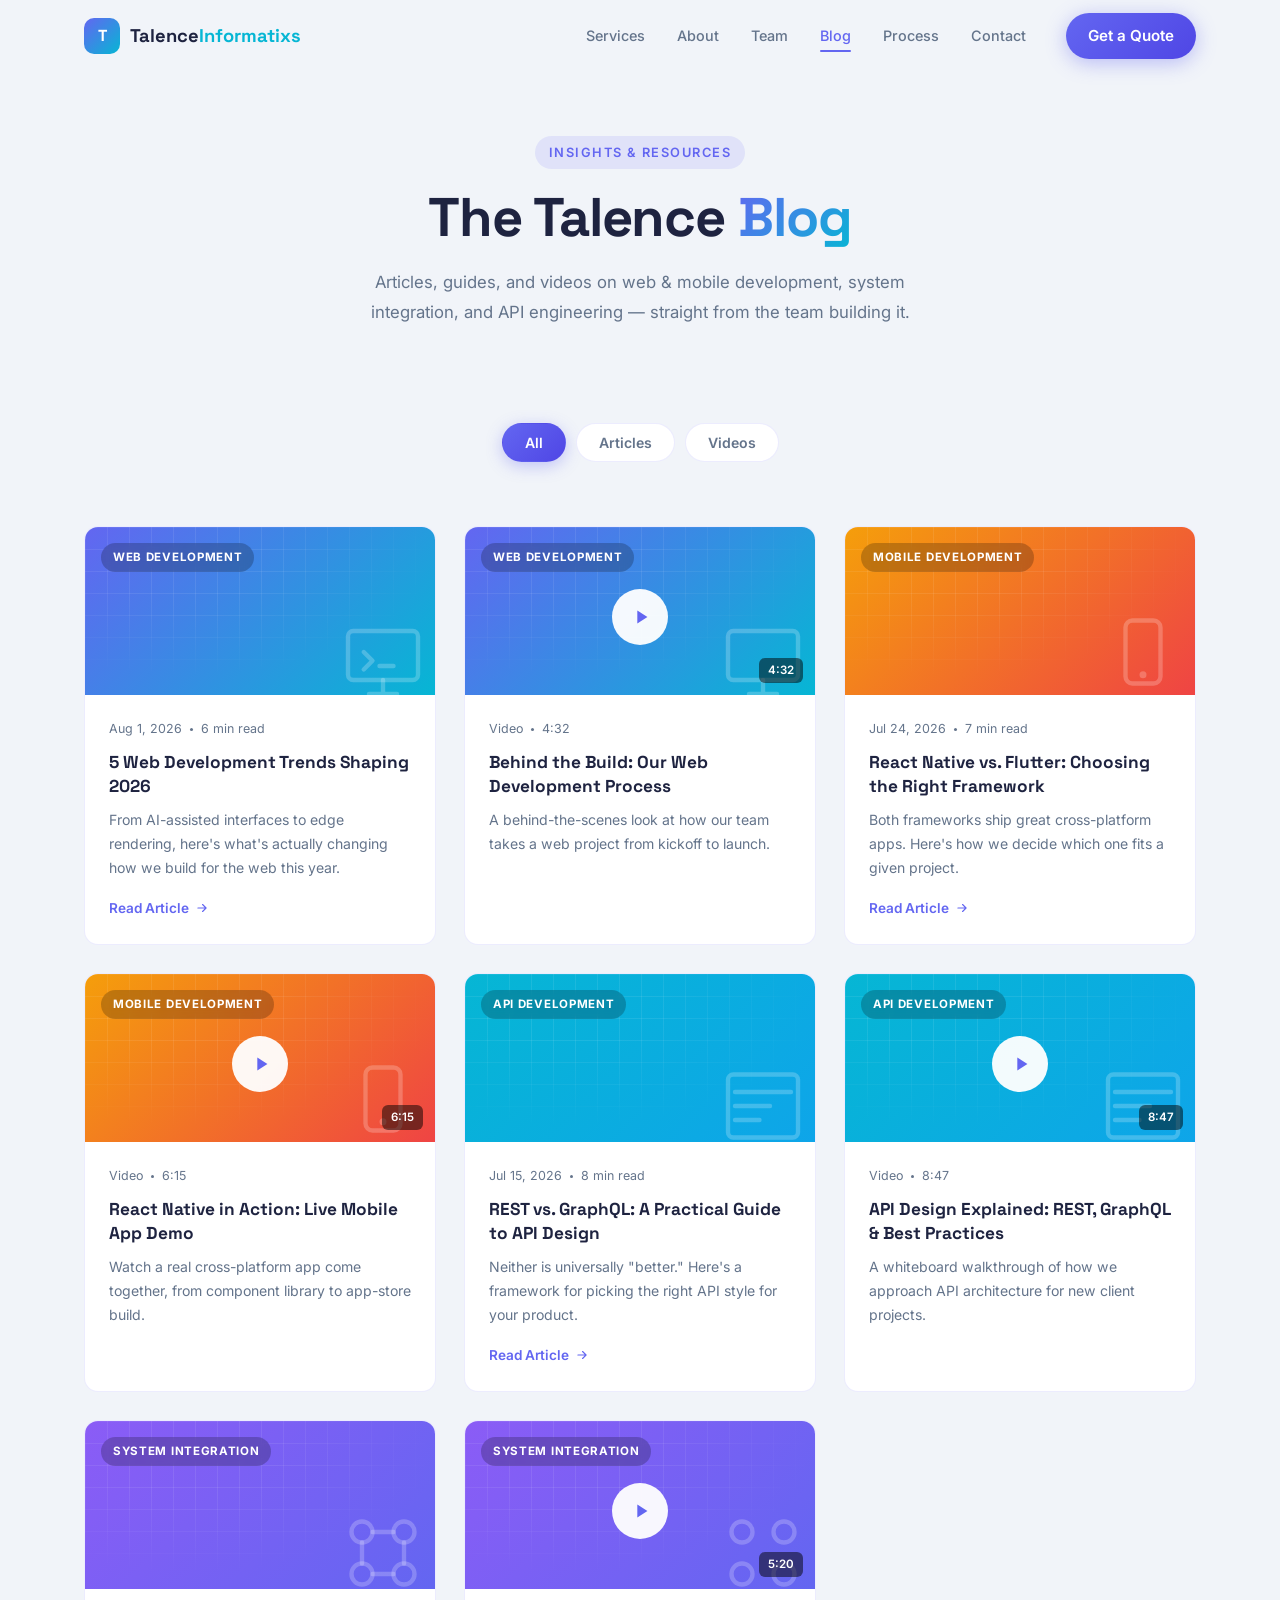
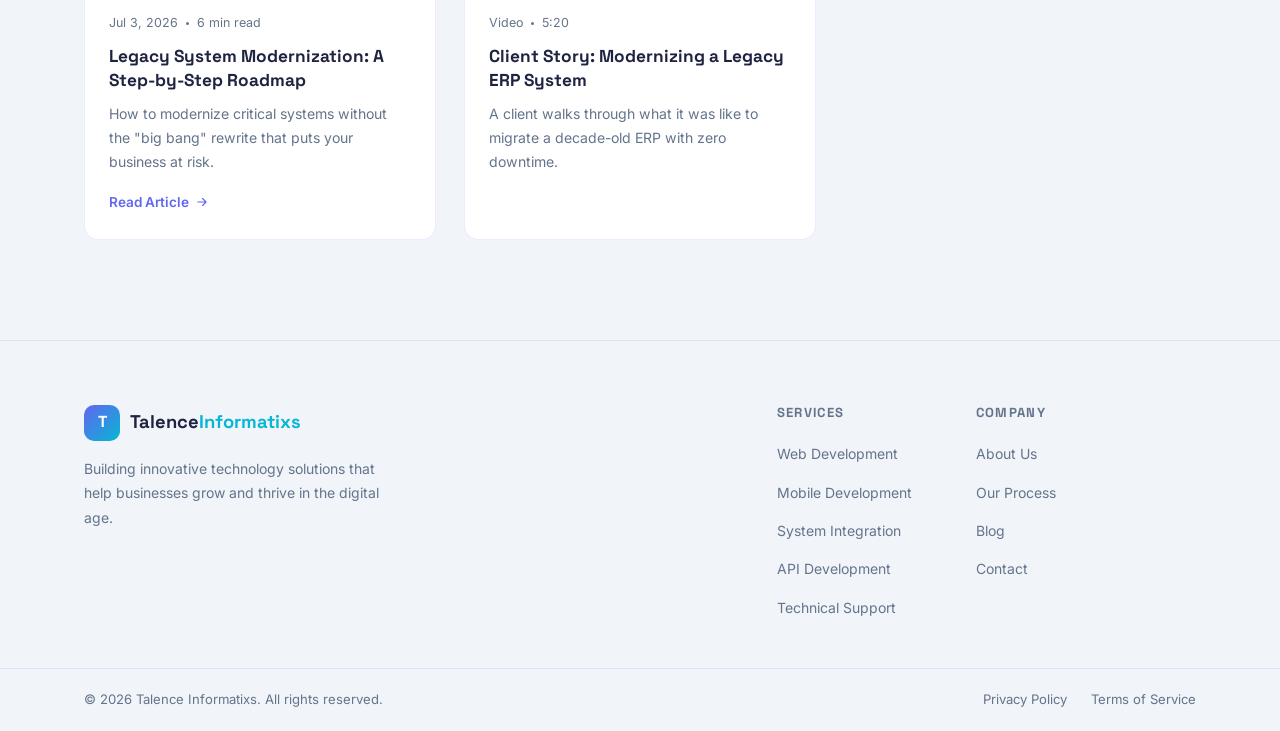
<file: blog/index.html>
<!DOCTYPE html>
<html lang="en">
<head>
  <meta charset="UTF-8" />
  <meta name="viewport" content="width=device-width, initial-scale=1.0" />
  <title>Blog | Talence Informatixs</title>
  <meta name="description" content="Articles and videos on web & mobile development, system integration, and API engineering from the Talence Informatixs team." />
  <link rel="stylesheet" href="../css/style.css" />
  <link rel="stylesheet" href="../css/blog.css" />
  <link rel="preconnect" href="https://fonts.googleapis.com" />
  <link rel="preconnect" href="https://fonts.gstatic.com" crossorigin />
  <link href="https://fonts.googleapis.com/css2?family=Inter:wght@300;400;500;600;700;800&family=Space+Grotesk:wght@400;500;600;700&display=swap" rel="stylesheet" />
</head>
<body>

  <!-- ======= NAVBAR ======== -->
  <header class="navbar" id="navbar">
    <div class="container nav-inner">
      <a href="../index.html" class="logo">
        <span class="logo-mark">T</span>
        <span class="logo-text">Talence<span class="accent">Informatixs</span></span>
      </a>
      <nav class="nav-links" id="navLinks">
        <a href="../index.html#services">Services</a>
        <a href="../index.html#about">About</a>
        <a href="../index.html#team">Team</a>
        <a href="index.html" class="current">Blog</a>
        <a href="../index.html#process">Process</a>
        <a href="../index.html#contact">Contact</a>
      </nav>
      <a href="../index.html#contact" class="btn btn-primary nav-cta">Get a Quote</a>
      <button class="hamburger" id="hamburger" aria-label="Toggle menu">
        <span></span><span></span><span></span>
      </button>
    </div>
  </header>

  <!-- ======= BLOG HERO ======= -->
  <section class="blog-hero">
    <div class="container">
      <span class="section-label">Insights &amp; Resources</span>
      <h1 class="blog-hero-title">The Talence <span class="gradient-text">Blog</span></h1>
      <p class="blog-hero-sub">Articles, guides, and videos on web &amp; mobile development, system integration, and API engineering — straight from the team building it.</p>
    </div>
  </section>

  <!-- ======= BLOG LISTING ======= -->
  <section class="blog-listing section">
    <div class="container">
      <div class="section-header">
        <div class="blog-tabs">
          <button class="blog-tab active" data-filter="all">All</button>
          <button class="blog-tab" data-filter="article">Articles</button>
          <button class="blog-tab" data-filter="video">Videos</button>
        </div>
      </div>

      <div class="blog-grid">

        <!-- Article: Web Development -->
        <article class="article-card" data-type="article">
          <a href="web-development-trends-2026.html" class="article-card-link">
            <div class="article-cover" style="--cov-a:#6366f1;--cov-b:#06b6d4">
              <span class="article-category">Web Development</span>
              <span class="cover-icon"><svg viewBox="0 0 48 48" fill="none" xmlns="http://www.w3.org/2000/svg"><rect x="4" y="8" width="40" height="28" rx="3" stroke="currentColor" stroke-width="2.5"/><path d="M16 44h16M24 36v8" stroke="currentColor" stroke-width="2.5" stroke-linecap="round"/><path d="M13 20l5 5-5 5M22 28h8" stroke="currentColor" stroke-width="2.5" stroke-linecap="round" stroke-linejoin="round"/></svg></span>
            </div>
            <div class="article-body">
              <div class="article-meta"><span>Aug 1, 2026</span><span class="meta-dot"></span><span>6 min read</span></div>
              <h3>5 Web Development Trends Shaping 2026</h3>
              <p>From AI-assisted interfaces to edge rendering, here's what's actually changing how we build for the web this year.</p>
              <span class="article-readmore">Read Article <svg viewBox="0 0 24 24" fill="none" stroke="currentColor" stroke-width="2"><path d="M5 12h14M13 6l6 6-6 6" stroke-linecap="round" stroke-linejoin="round"/></svg></span>
            </div>
          </a>
        </article>

        <!-- Video: Web Development -->
        <div class="video-card" data-type="video" data-video-id="REPLACE_WITH_YOUTUBE_ID_1" data-title="Behind the Build: Our Web Development Process">
          <div class="video-thumb" style="--cov-a:#6366f1;--cov-b:#06b6d4">
            <span class="video-category">Web Development</span>
            <span class="cover-icon"><svg viewBox="0 0 48 48" fill="none" xmlns="http://www.w3.org/2000/svg"><rect x="4" y="8" width="40" height="28" rx="3" stroke="currentColor" stroke-width="2.5"/><path d="M16 44h16M24 36v8" stroke="currentColor" stroke-width="2.5" stroke-linecap="round"/></svg></span>
            <button class="video-play" aria-label="Play video"><svg viewBox="0 0 24 24" fill="currentColor"><path d="M8 5v14l11-7z"/></svg></button>
            <span class="video-duration">4:32</span>
          </div>
          <div class="article-body">
            <div class="article-meta"><span>Video</span><span class="meta-dot"></span><span>4:32</span></div>
            <h3>Behind the Build: Our Web Development Process</h3>
            <p>A behind-the-scenes look at how our team takes a web project from kickoff to launch.</p>
          </div>
        </div>

        <!-- Article: Mobile Development -->
        <article class="article-card" data-type="article">
          <a href="react-native-vs-flutter.html" class="article-card-link">
            <div class="article-cover" style="--cov-a:#f59e0b;--cov-b:#ef4444">
              <span class="article-category">Mobile Development</span>
              <span class="cover-icon"><svg viewBox="0 0 48 48" fill="none" xmlns="http://www.w3.org/2000/svg"><rect x="14" y="2" width="20" height="36" rx="4" stroke="currentColor" stroke-width="2.5"/><circle cx="24" cy="33" r="2" fill="currentColor"/></svg></span>
            </div>
            <div class="article-body">
              <div class="article-meta"><span>Jul 24, 2026</span><span class="meta-dot"></span><span>7 min read</span></div>
              <h3>React Native vs. Flutter: Choosing the Right Framework</h3>
              <p>Both frameworks ship great cross-platform apps. Here's how we decide which one fits a given project.</p>
              <span class="article-readmore">Read Article <svg viewBox="0 0 24 24" fill="none" stroke="currentColor" stroke-width="2"><path d="M5 12h14M13 6l6 6-6 6" stroke-linecap="round" stroke-linejoin="round"/></svg></span>
            </div>
          </a>
        </article>

        <!-- Video: Mobile Development -->
        <div class="video-card" data-type="video" data-video-id="REPLACE_WITH_YOUTUBE_ID_2" data-title="React Native in Action: Live Mobile App Demo">
          <div class="video-thumb" style="--cov-a:#f59e0b;--cov-b:#ef4444">
            <span class="video-category">Mobile Development</span>
            <span class="cover-icon"><svg viewBox="0 0 48 48" fill="none" xmlns="http://www.w3.org/2000/svg"><rect x="14" y="2" width="20" height="36" rx="4" stroke="currentColor" stroke-width="2.5"/><circle cx="24" cy="33" r="2" fill="currentColor"/></svg></span>
            <button class="video-play" aria-label="Play video"><svg viewBox="0 0 24 24" fill="currentColor"><path d="M8 5v14l11-7z"/></svg></button>
            <span class="video-duration">6:15</span>
          </div>
          <div class="article-body">
            <div class="article-meta"><span>Video</span><span class="meta-dot"></span><span>6:15</span></div>
            <h3>React Native in Action: Live Mobile App Demo</h3>
            <p>Watch a real cross-platform app come together, from component library to app-store build.</p>
          </div>
        </div>

        <!-- Article: API Development -->
        <article class="article-card" data-type="article">
          <a href="rest-vs-graphql-api-design.html" class="article-card-link">
            <div class="article-cover" style="--cov-a:#06b6d4;--cov-b:#0ea5e9">
              <span class="article-category">API Development</span>
              <span class="cover-icon"><svg viewBox="0 0 48 48" fill="none" xmlns="http://www.w3.org/2000/svg"><path d="M8 16h32M8 24h20M8 32h14" stroke="currentColor" stroke-width="2.5" stroke-linecap="round"/><rect x="4" y="6" width="40" height="36" rx="3" stroke="currentColor" stroke-width="2.5"/></svg></span>
            </div>
            <div class="article-body">
              <div class="article-meta"><span>Jul 15, 2026</span><span class="meta-dot"></span><span>8 min read</span></div>
              <h3>REST vs. GraphQL: A Practical Guide to API Design</h3>
              <p>Neither is universally "better." Here's a framework for picking the right API style for your product.</p>
              <span class="article-readmore">Read Article <svg viewBox="0 0 24 24" fill="none" stroke="currentColor" stroke-width="2"><path d="M5 12h14M13 6l6 6-6 6" stroke-linecap="round" stroke-linejoin="round"/></svg></span>
            </div>
          </a>
        </article>

        <!-- Video: API Development -->
        <div class="video-card" data-type="video" data-video-id="REPLACE_WITH_YOUTUBE_ID_3" data-title="API Design Explained: REST, GraphQL &amp; Best Practices">
          <div class="video-thumb" style="--cov-a:#06b6d4;--cov-b:#0ea5e9">
            <span class="video-category">API Development</span>
            <span class="cover-icon"><svg viewBox="0 0 48 48" fill="none" xmlns="http://www.w3.org/2000/svg"><path d="M8 16h32M8 24h20M8 32h14" stroke="currentColor" stroke-width="2.5" stroke-linecap="round"/><rect x="4" y="6" width="40" height="36" rx="3" stroke="currentColor" stroke-width="2.5"/></svg></span>
            <button class="video-play" aria-label="Play video"><svg viewBox="0 0 24 24" fill="currentColor"><path d="M8 5v14l11-7z"/></svg></button>
            <span class="video-duration">8:47</span>
          </div>
          <div class="article-body">
            <div class="article-meta"><span>Video</span><span class="meta-dot"></span><span>8:47</span></div>
            <h3>API Design Explained: REST, GraphQL &amp; Best Practices</h3>
            <p>A whiteboard walkthrough of how we approach API architecture for new client projects.</p>
          </div>
        </div>

        <!-- Article: System Integration -->
        <article class="article-card" data-type="article">
          <a href="legacy-system-modernization.html" class="article-card-link">
            <div class="article-cover" style="--cov-a:#8b5cf6;--cov-b:#6366f1">
              <span class="article-category">System Integration</span>
              <span class="cover-icon"><svg viewBox="0 0 48 48" fill="none" xmlns="http://www.w3.org/2000/svg"><circle cx="12" cy="12" r="6" stroke="currentColor" stroke-width="2.5"/><circle cx="36" cy="12" r="6" stroke="currentColor" stroke-width="2.5"/><circle cx="12" cy="36" r="6" stroke="currentColor" stroke-width="2.5"/><circle cx="36" cy="36" r="6" stroke="currentColor" stroke-width="2.5"/><path d="M18 12h12M12 18v12M36 18v12M18 36h12" stroke="currentColor" stroke-width="2.5" stroke-linecap="round"/></svg></span>
            </div>
            <div class="article-body">
              <div class="article-meta"><span>Jul 3, 2026</span><span class="meta-dot"></span><span>6 min read</span></div>
              <h3>Legacy System Modernization: A Step-by-Step Roadmap</h3>
              <p>How to modernize critical systems without the "big bang" rewrite that puts your business at risk.</p>
              <span class="article-readmore">Read Article <svg viewBox="0 0 24 24" fill="none" stroke="currentColor" stroke-width="2"><path d="M5 12h14M13 6l6 6-6 6" stroke-linecap="round" stroke-linejoin="round"/></svg></span>
            </div>
          </a>
        </article>

        <!-- Video: System Integration -->
        <div class="video-card" data-type="video" data-video-id="REPLACE_WITH_YOUTUBE_ID_4" data-title="Client Story: Modernizing a Legacy ERP System">
          <div class="video-thumb" style="--cov-a:#8b5cf6;--cov-b:#6366f1">
            <span class="video-category">System Integration</span>
            <span class="cover-icon"><svg viewBox="0 0 48 48" fill="none" xmlns="http://www.w3.org/2000/svg"><circle cx="12" cy="12" r="6" stroke="currentColor" stroke-width="2.5"/><circle cx="36" cy="12" r="6" stroke="currentColor" stroke-width="2.5"/><circle cx="12" cy="36" r="6" stroke="currentColor" stroke-width="2.5"/><circle cx="36" cy="36" r="6" stroke="currentColor" stroke-width="2.5"/></svg></span>
            <button class="video-play" aria-label="Play video"><svg viewBox="0 0 24 24" fill="currentColor"><path d="M8 5v14l11-7z"/></svg></button>
            <span class="video-duration">5:20</span>
          </div>
          <div class="article-body">
            <div class="article-meta"><span>Video</span><span class="meta-dot"></span><span>5:20</span></div>
            <h3>Client Story: Modernizing a Legacy ERP System</h3>
            <p>A client walks through what it was like to migrate a decade-old ERP with zero downtime.</p>
          </div>
        </div>

      </div>
    </div>
  </section>

  <!-- ======= FOOTER ======= -->
  <footer class="footer">
    <div class="container footer-inner">
      <div class="footer-brand">
        <a href="../index.html" class="logo">
          <span class="logo-mark">T</span>
          <span class="logo-text">Talence<span class="accent">Informatixs</span></span>
        </a>
        <p>Building innovative technology solutions that help businesses grow and thrive in the digital age.</p>
      </div>
      <div class="footer-links">
        <div class="footer-col">
          <h4>Services</h4>
          <ul>
            <li><a href="../index.html#services">Web Development</a></li>
            <li><a href="../index.html#services">Mobile Development</a></li>
            <li><a href="../index.html#services">System Integration</a></li>
            <li><a href="../index.html#services">API Development</a></li>
            <li><a href="../index.html#services">Technical Support</a></li>
          </ul>
        </div>
        <div class="footer-col">
          <h4>Company</h4>
          <ul>
            <li><a href="../index.html#about">About Us</a></li>
            <li><a href="../index.html#process">Our Process</a></li>
            <li><a href="index.html">Blog</a></li>
            <li><a href="../index.html#contact">Contact</a></li>
          </ul>
        </div>
      </div>
    </div>
    <div class="footer-bottom">
      <div class="container">
        <p>&copy; 2026 Talence Informatixs. All rights reserved.</p>
        <div class="footer-legal">
          <a href="#">Privacy Policy</a>
          <a href="#">Terms of Service</a>
        </div>
      </div>
    </div>
  </footer>

  <!-- ======= VIDEO MODAL ======= -->
  <div class="video-modal" id="videoModal">
    <div class="video-modal-inner">
      <div class="video-modal-head">
        <span class="video-modal-title"></span>
        <button class="video-modal-close" aria-label="Close video">&times;</button>
      </div>
      <div class="video-modal-frame">
        <iframe src="" title="Video player" frameborder="0" allow="accelerometer; autoplay; clipboard-write; encrypted-media; gyroscope; picture-in-picture" allowfullscreen></iframe>
      </div>
    </div>
  </div>

  <script src="../js/blog.js"></script>
</body>
</html>
</file>
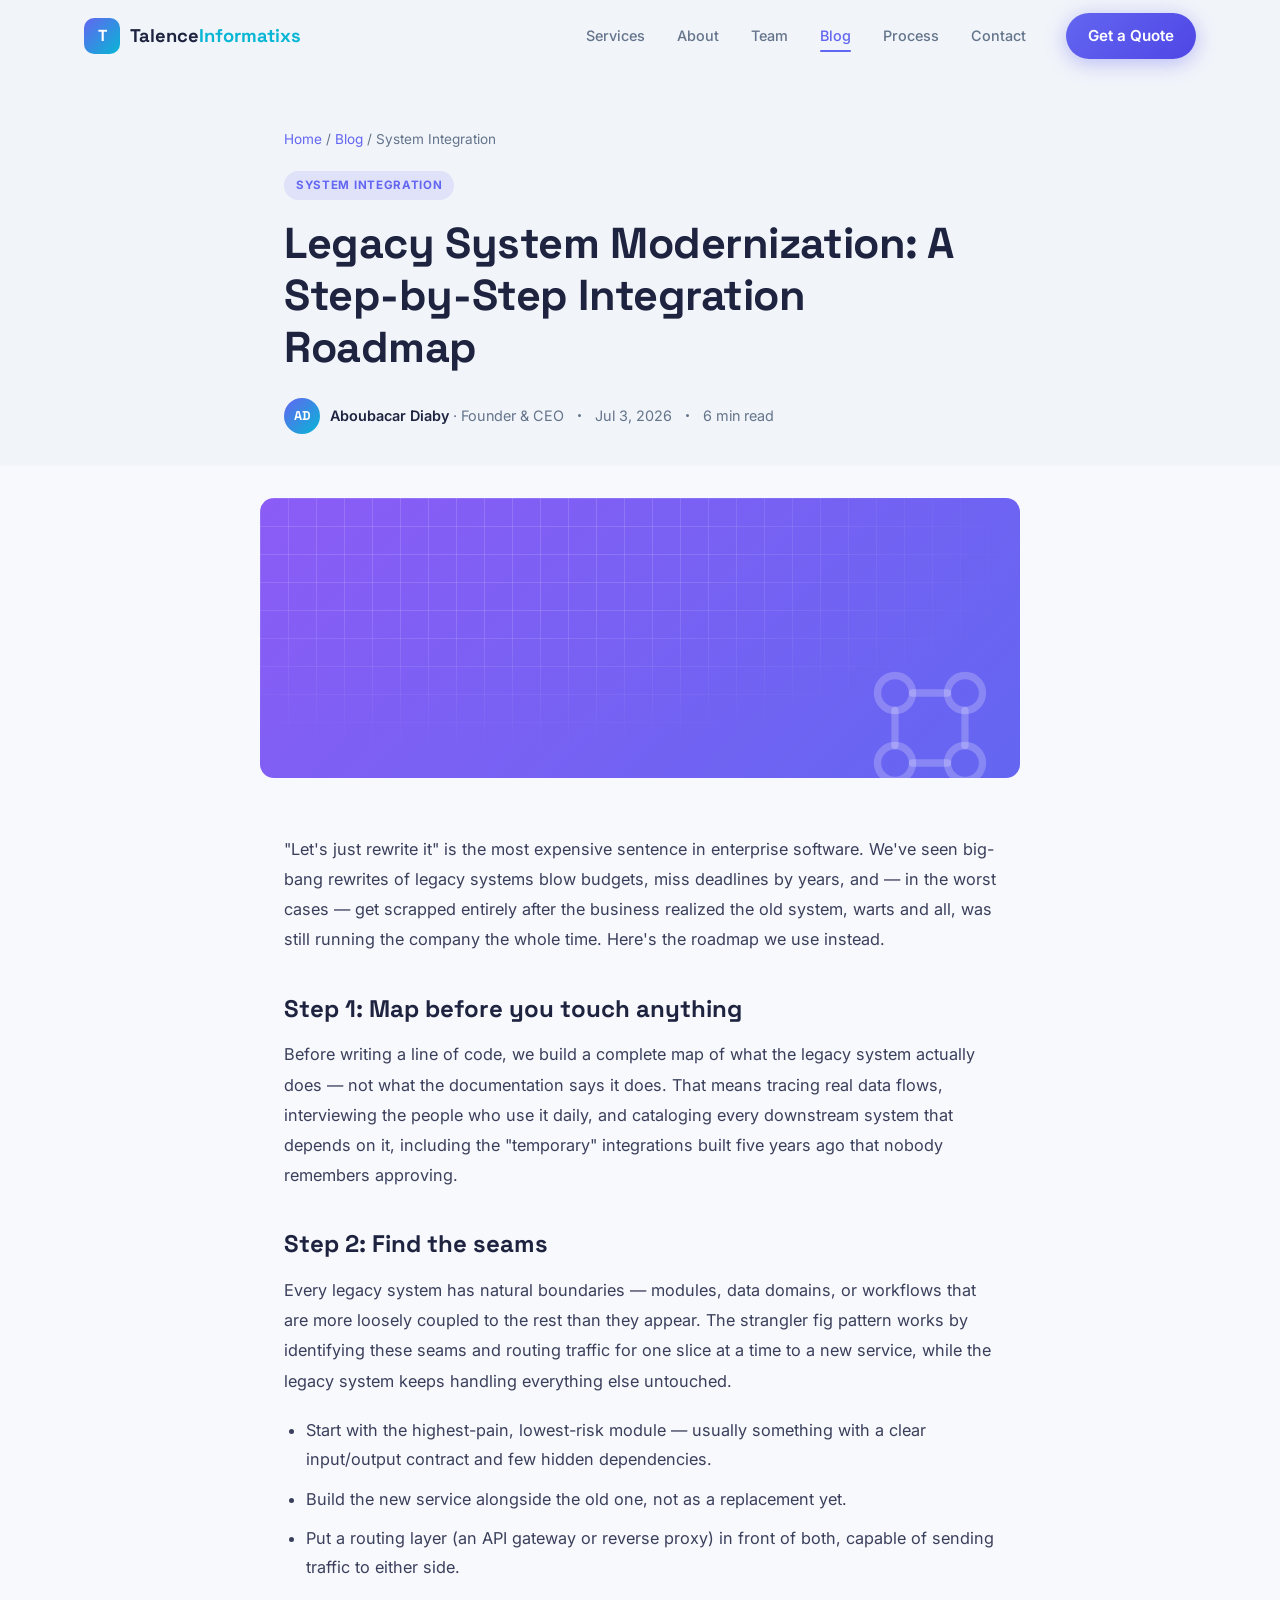
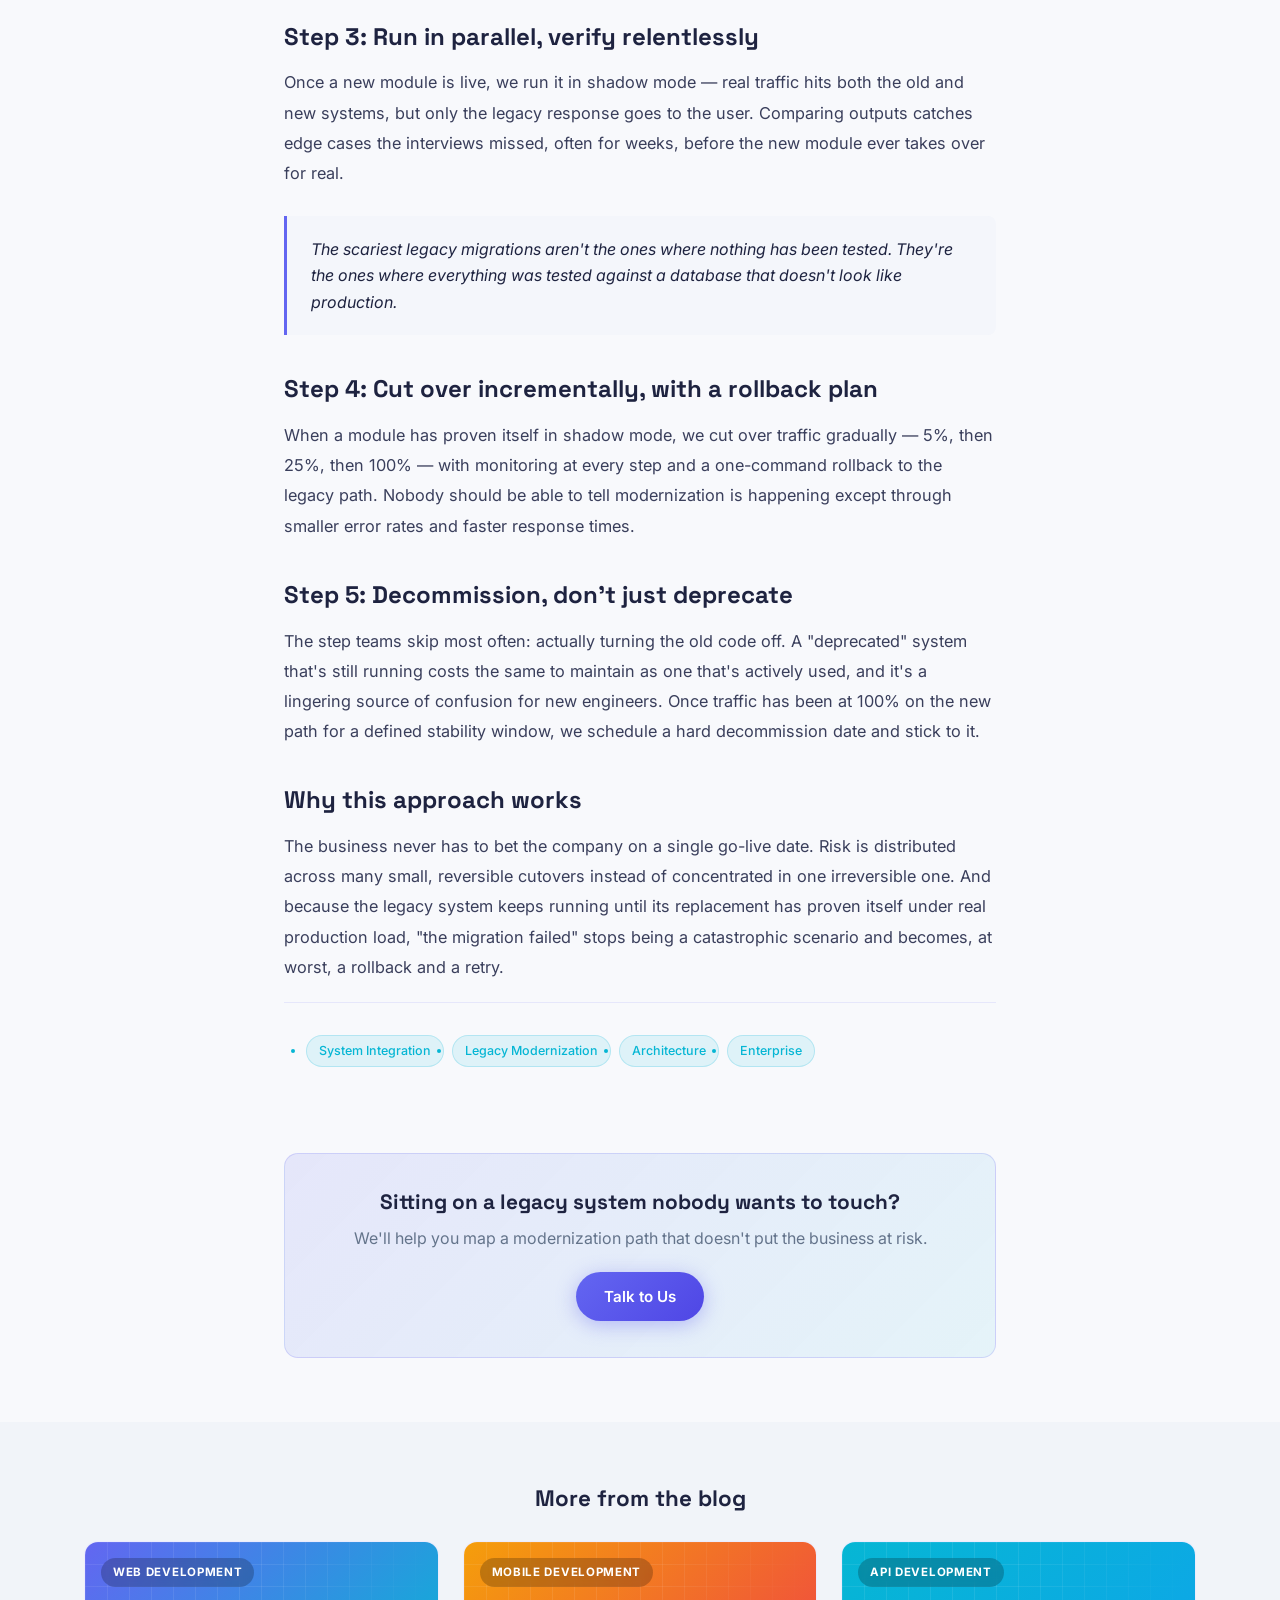
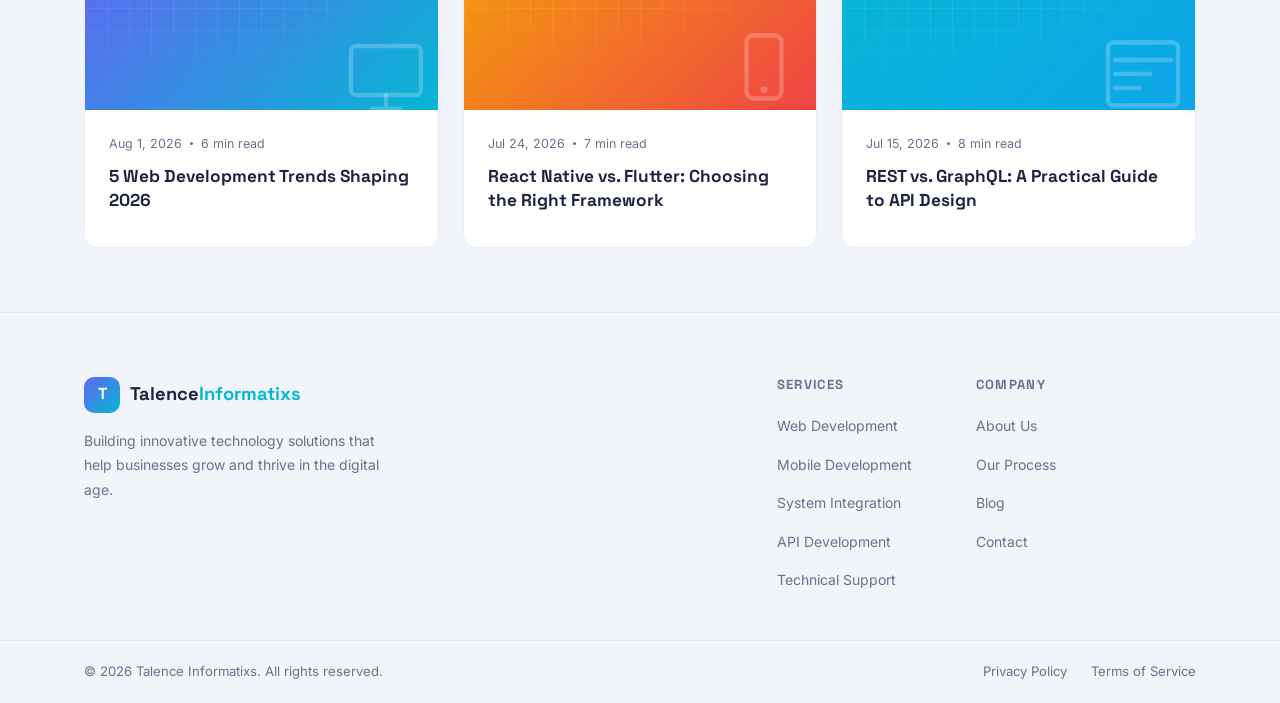
<file: blog/legacy-system-modernization.html>
<!DOCTYPE html>
<html lang="en">
<head>
  <meta charset="UTF-8" />
  <meta name="viewport" content="width=device-width, initial-scale=1.0" />
  <title>Legacy System Modernization: A Step-by-Step Roadmap | Talence Informatixs</title>
  <meta name="description" content="How to modernize critical systems without the big bang rewrite that puts your business at risk." />
  <link rel="stylesheet" href="../css/style.css" />
  <link rel="stylesheet" href="../css/blog.css" />
  <link rel="preconnect" href="https://fonts.googleapis.com" />
  <link rel="preconnect" href="https://fonts.gstatic.com" crossorigin />
  <link href="https://fonts.googleapis.com/css2?family=Inter:wght@300;400;500;600;700;800&family=Space+Grotesk:wght@400;500;600;700&display=swap" rel="stylesheet" />
</head>
<body>

  <!-- ======= NAVBAR ======== -->
  <header class="navbar" id="navbar">
    <div class="container nav-inner">
      <a href="../index.html" class="logo">
        <span class="logo-mark">T</span>
        <span class="logo-text">Talence<span class="accent">Informatixs</span></span>
      </a>
      <nav class="nav-links" id="navLinks">
        <a href="../index.html#services">Services</a>
        <a href="../index.html#about">About</a>
        <a href="../index.html#team">Team</a>
        <a href="index.html" class="current">Blog</a>
        <a href="../index.html#process">Process</a>
        <a href="../index.html#contact">Contact</a>
      </nav>
      <a href="../index.html#contact" class="btn btn-primary nav-cta">Get a Quote</a>
      <button class="hamburger" id="hamburger" aria-label="Toggle menu">
        <span></span><span></span><span></span>
      </button>
    </div>
  </header>

  <!-- ======= ARTICLE HERO ======= -->
  <section class="article-hero">
    <div class="container">
      <div class="article-breadcrumb"><a href="../index.html">Home</a> / <a href="index.html">Blog</a> / System Integration</div>
      <span class="article-category">System Integration</span>
      <h1>Legacy System Modernization: A Step-by-Step Integration Roadmap</h1>
      <div class="article-hero-meta">
        <div class="article-author">
          <span class="author-avatar">AD</span>
          <span><strong>Aboubacar Diaby</strong> · Founder &amp; CEO</span>
        </div>
        <span class="meta-dot"></span>
        <span>Jul 3, 2026</span>
        <span class="meta-dot"></span>
        <span>6 min read</span>
      </div>
    </div>
  </section>

  <div class="article-cover-banner">
    <div class="banner-inner" style="--cov-a:#8b5cf6;--cov-b:#6366f1">
      <span class="cover-icon"><svg viewBox="0 0 48 48" fill="none" xmlns="http://www.w3.org/2000/svg"><circle cx="12" cy="12" r="6" stroke="currentColor" stroke-width="2.5"/><circle cx="36" cy="12" r="6" stroke="currentColor" stroke-width="2.5"/><circle cx="12" cy="36" r="6" stroke="currentColor" stroke-width="2.5"/><circle cx="36" cy="36" r="6" stroke="currentColor" stroke-width="2.5"/><path d="M18 12h12M12 18v12M36 18v12M18 36h12" stroke="currentColor" stroke-width="2.5" stroke-linecap="round"/></svg></span>
    </div>
  </div>

  <!-- ======= ARTICLE CONTENT ======= -->
  <article class="article-content">
    <p>"Let's just rewrite it" is the most expensive sentence in enterprise software. We've seen big-bang rewrites of legacy systems blow budgets, miss deadlines by years, and — in the worst cases — get scrapped entirely after the business realized the old system, warts and all, was still running the company the whole time. Here's the roadmap we use instead.</p>

    <h2>Step 1: Map before you touch anything</h2>
    <p>Before writing a line of code, we build a complete map of what the legacy system actually does — not what the documentation says it does. That means tracing real data flows, interviewing the people who use it daily, and cataloging every downstream system that depends on it, including the "temporary" integrations built five years ago that nobody remembers approving.</p>

    <h2>Step 2: Find the seams</h2>
    <p>Every legacy system has natural boundaries — modules, data domains, or workflows that are more loosely coupled to the rest than they appear. The strangler fig pattern works by identifying these seams and routing traffic for one slice at a time to a new service, while the legacy system keeps handling everything else untouched.</p>
    <ul>
      <li>Start with the highest-pain, lowest-risk module — usually something with a clear input/output contract and few hidden dependencies.</li>
      <li>Build the new service alongside the old one, not as a replacement yet.</li>
      <li>Put a routing layer (an API gateway or reverse proxy) in front of both, capable of sending traffic to either side.</li>
    </ul>

    <h2>Step 3: Run in parallel, verify relentlessly</h2>
    <p>Once a new module is live, we run it in shadow mode — real traffic hits both the old and new systems, but only the legacy response goes to the user. Comparing outputs catches edge cases the interviews missed, often for weeks, before the new module ever takes over for real.</p>
    <blockquote>The scariest legacy migrations aren't the ones where nothing has been tested. They're the ones where everything was tested against a database that doesn't look like production.</blockquote>

    <h2>Step 4: Cut over incrementally, with a rollback plan</h2>
    <p>When a module has proven itself in shadow mode, we cut over traffic gradually — 5%, then 25%, then 100% — with monitoring at every step and a one-command rollback to the legacy path. Nobody should be able to tell modernization is happening except through smaller error rates and faster response times.</p>

    <h2>Step 5: Decommission, don't just deprecate</h2>
    <p>The step teams skip most often: actually turning the old code off. A "deprecated" system that's still running costs the same to maintain as one that's actively used, and it's a lingering source of confusion for new engineers. Once traffic has been at 100% on the new path for a defined stability window, we schedule a hard decommission date and stick to it.</p>

    <h2>Why this approach works</h2>
    <p>The business never has to bet the company on a single go-live date. Risk is distributed across many small, reversible cutovers instead of concentrated in one irreversible one. And because the legacy system keeps running until its replacement has proven itself under real production load, "the migration failed" stops being a catastrophic scenario and becomes, at worst, a rollback and a retry.</p>

    <ul class="article-tags">
      <li>System Integration</li>
      <li>Legacy Modernization</li>
      <li>Architecture</li>
      <li>Enterprise</li>
    </ul>
  </article>

  <!-- ======= CTA ======= -->
  <div class="article-cta">
    <div class="article-cta-inner">
      <h3>Sitting on a legacy system nobody wants to touch?</h3>
      <p>We'll help you map a modernization path that doesn't put the business at risk.</p>
      <a href="../index.html#contact" class="btn btn-primary">Talk to Us</a>
    </div>
  </div>

  <!-- ======= RELATED ======= -->
  <section class="article-related">
    <div class="container">
      <h2>More from the blog</h2>
      <div class="related-grid">

        <article class="article-card" data-type="article">
          <a href="web-development-trends-2026.html" class="article-card-link">
            <div class="article-cover" style="--cov-a:#6366f1;--cov-b:#06b6d4">
              <span class="article-category">Web Development</span>
              <span class="cover-icon"><svg viewBox="0 0 48 48" fill="none" xmlns="http://www.w3.org/2000/svg"><rect x="4" y="8" width="40" height="28" rx="3" stroke="currentColor" stroke-width="2.5"/><path d="M16 44h16M24 36v8" stroke="currentColor" stroke-width="2.5" stroke-linecap="round"/></svg></span>
            </div>
            <div class="article-body">
              <div class="article-meta"><span>Aug 1, 2026</span><span class="meta-dot"></span><span>6 min read</span></div>
              <h3>5 Web Development Trends Shaping 2026</h3>
            </div>
          </a>
        </article>

        <article class="article-card" data-type="article">
          <a href="react-native-vs-flutter.html" class="article-card-link">
            <div class="article-cover" style="--cov-a:#f59e0b;--cov-b:#ef4444">
              <span class="article-category">Mobile Development</span>
              <span class="cover-icon"><svg viewBox="0 0 48 48" fill="none" xmlns="http://www.w3.org/2000/svg"><rect x="14" y="2" width="20" height="36" rx="4" stroke="currentColor" stroke-width="2.5"/><circle cx="24" cy="33" r="2" fill="currentColor"/></svg></span>
            </div>
            <div class="article-body">
              <div class="article-meta"><span>Jul 24, 2026</span><span class="meta-dot"></span><span>7 min read</span></div>
              <h3>React Native vs. Flutter: Choosing the Right Framework</h3>
            </div>
          </a>
        </article>

        <article class="article-card" data-type="article">
          <a href="rest-vs-graphql-api-design.html" class="article-card-link">
            <div class="article-cover" style="--cov-a:#06b6d4;--cov-b:#0ea5e9">
              <span class="article-category">API Development</span>
              <span class="cover-icon"><svg viewBox="0 0 48 48" fill="none" xmlns="http://www.w3.org/2000/svg"><path d="M8 16h32M8 24h20M8 32h14" stroke="currentColor" stroke-width="2.5" stroke-linecap="round"/><rect x="4" y="6" width="40" height="36" rx="3" stroke="currentColor" stroke-width="2.5"/></svg></span>
            </div>
            <div class="article-body">
              <div class="article-meta"><span>Jul 15, 2026</span><span class="meta-dot"></span><span>8 min read</span></div>
              <h3>REST vs. GraphQL: A Practical Guide to API Design</h3>
            </div>
          </a>
        </article>

      </div>
    </div>
  </section>

  <!-- ======= FOOTER ======= -->
  <footer class="footer">
    <div class="container footer-inner">
      <div class="footer-brand">
        <a href="../index.html" class="logo">
          <span class="logo-mark">T</span>
          <span class="logo-text">Talence<span class="accent">Informatixs</span></span>
        </a>
        <p>Building innovative technology solutions that help businesses grow and thrive in the digital age.</p>
      </div>
      <div class="footer-links">
        <div class="footer-col">
          <h4>Services</h4>
          <ul>
            <li><a href="../index.html#services">Web Development</a></li>
            <li><a href="../index.html#services">Mobile Development</a></li>
            <li><a href="../index.html#services">System Integration</a></li>
            <li><a href="../index.html#services">API Development</a></li>
            <li><a href="../index.html#services">Technical Support</a></li>
          </ul>
        </div>
        <div class="footer-col">
          <h4>Company</h4>
          <ul>
            <li><a href="../index.html#about">About Us</a></li>
            <li><a href="../index.html#process">Our Process</a></li>
            <li><a href="index.html">Blog</a></li>
            <li><a href="../index.html#contact">Contact</a></li>
          </ul>
        </div>
      </div>
    </div>
    <div class="footer-bottom">
      <div class="container">
        <p>&copy; 2026 Talence Informatixs. All rights reserved.</p>
        <div class="footer-legal">
          <a href="#">Privacy Policy</a>
          <a href="#">Terms of Service</a>
        </div>
      </div>
    </div>
  </footer>

  <script src="../js/blog.js"></script>
</body>
</html>
</file>
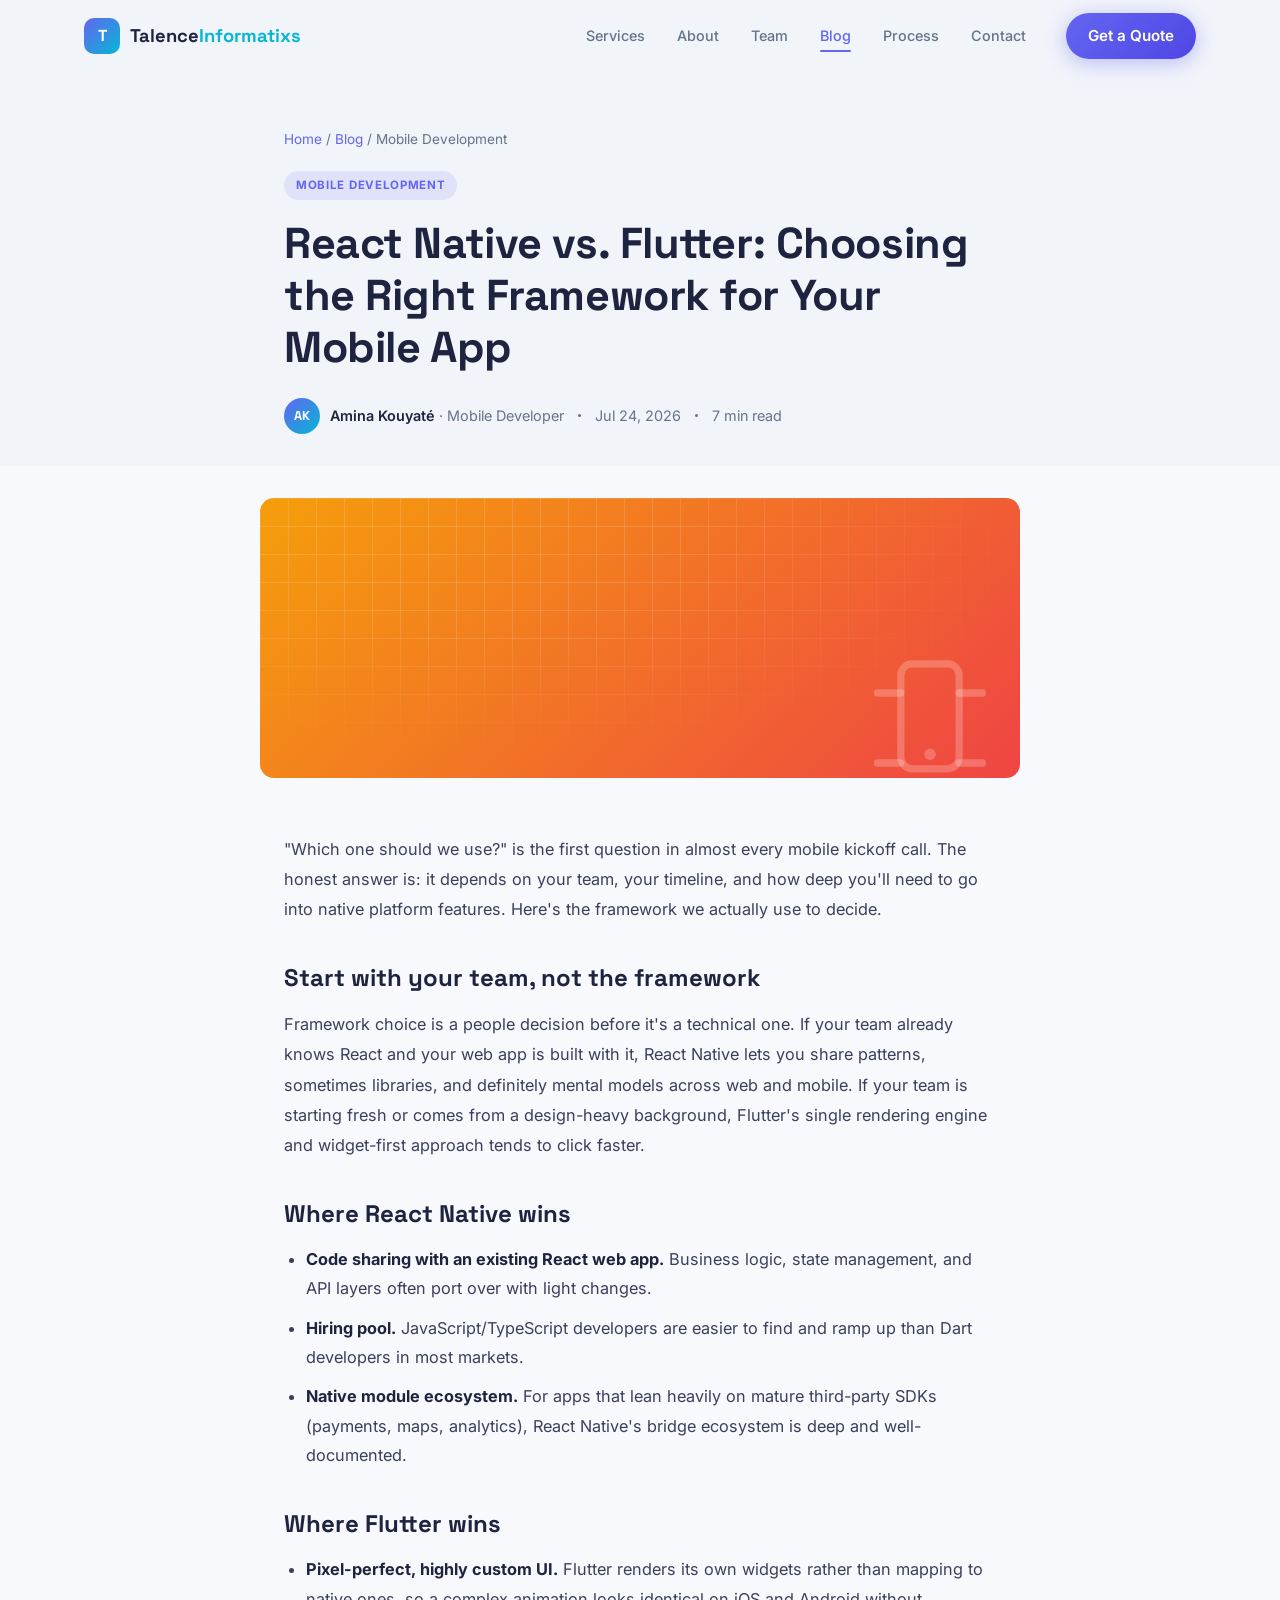
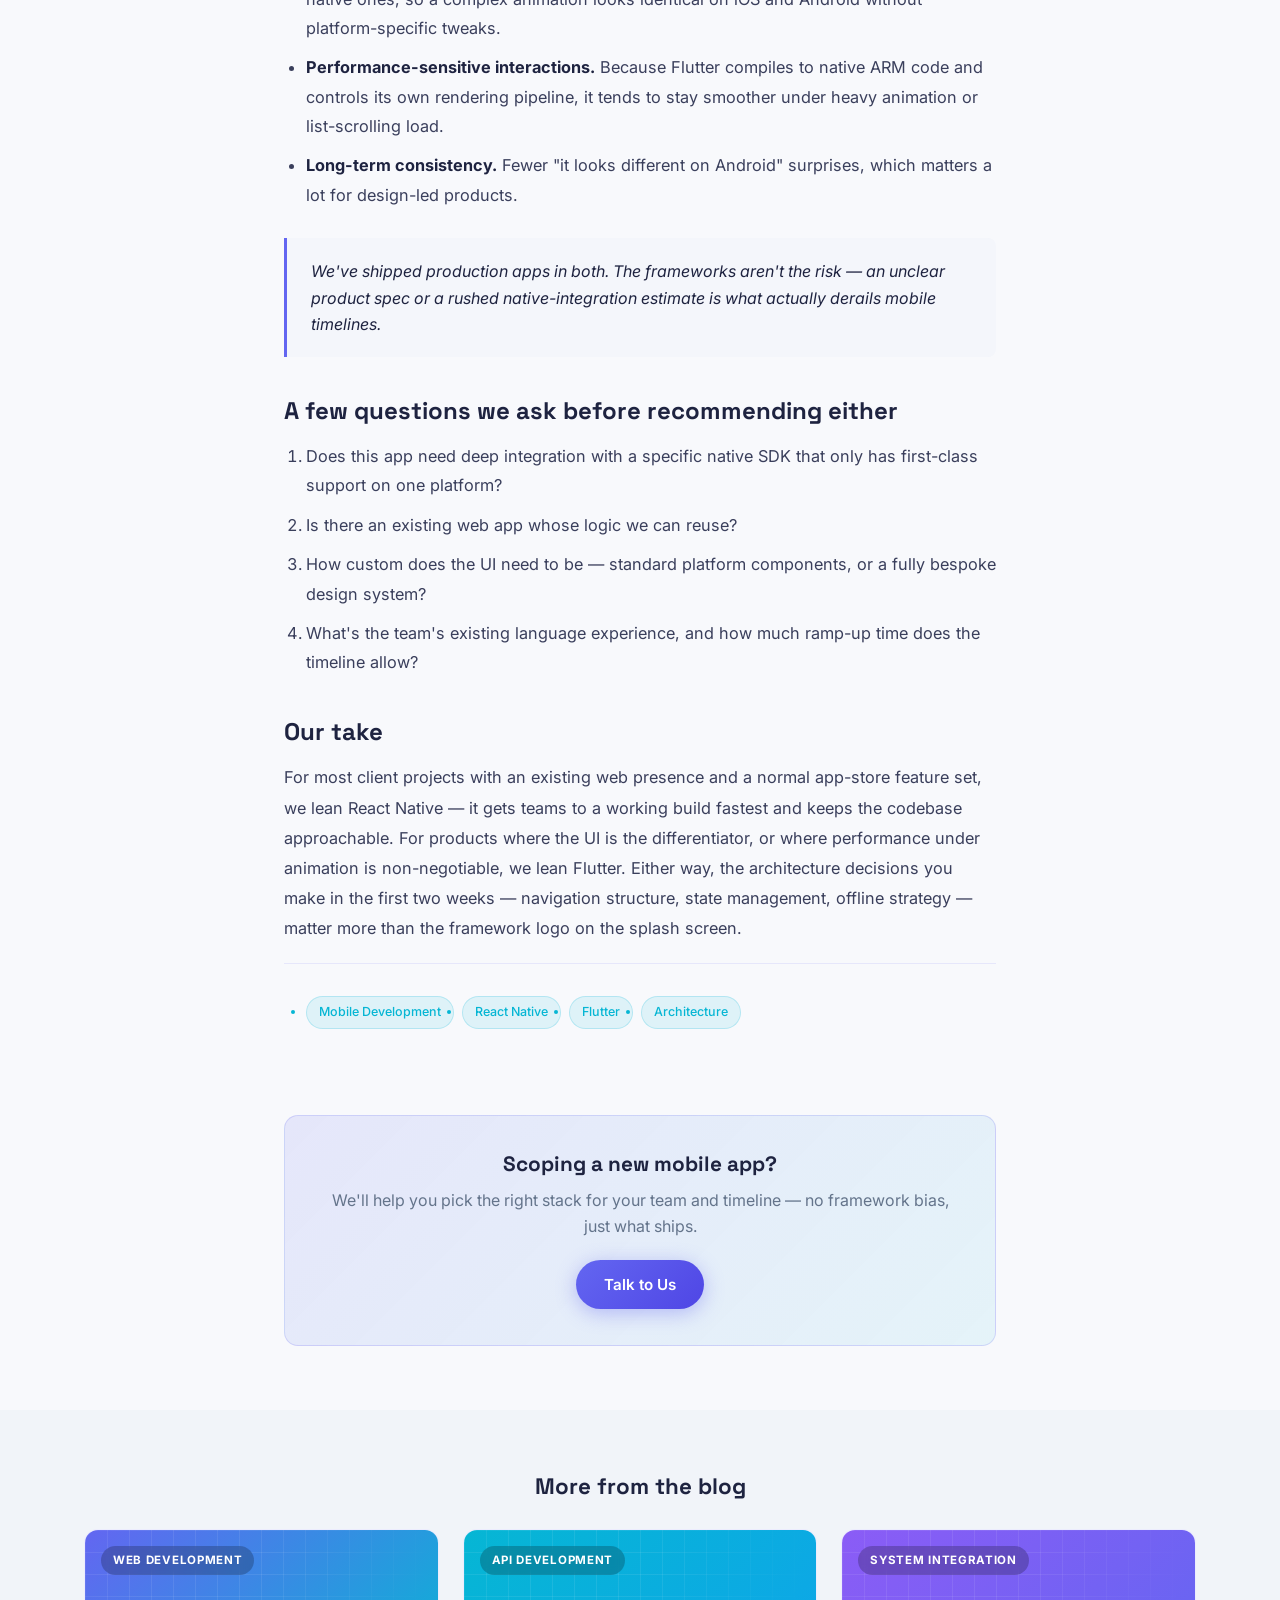
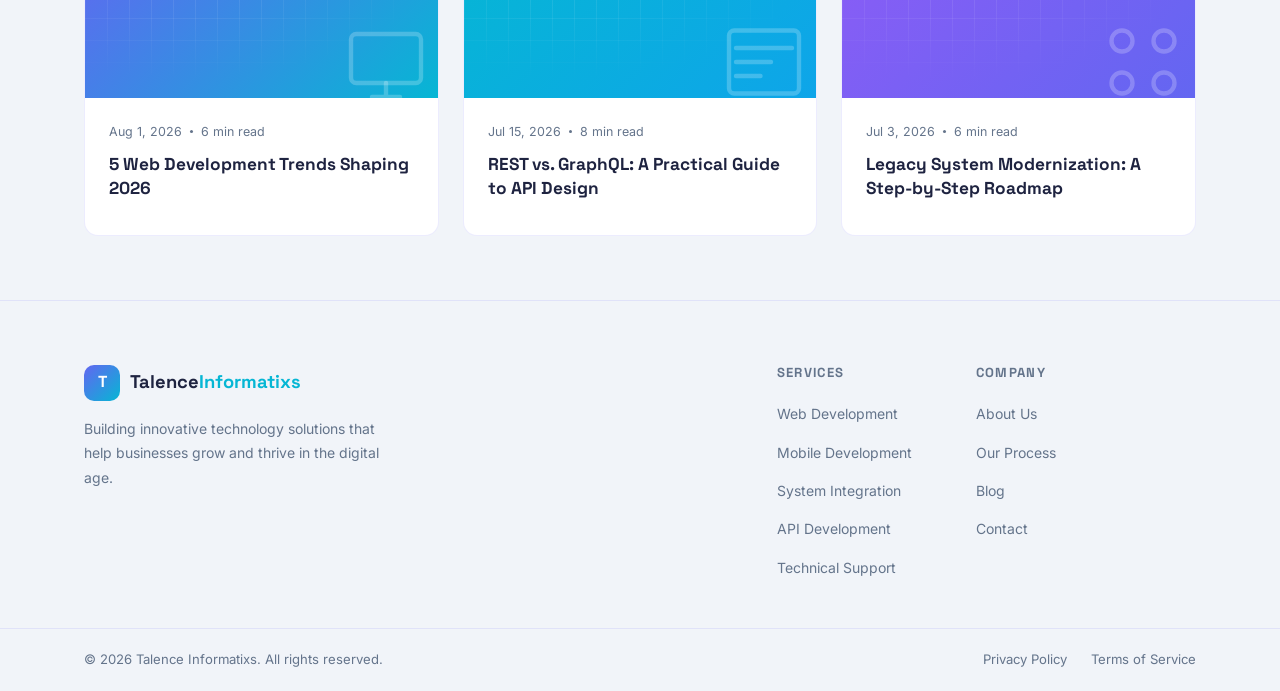
<file: blog/react-native-vs-flutter.html>
<!DOCTYPE html>
<html lang="en">
<head>
  <meta charset="UTF-8" />
  <meta name="viewport" content="width=device-width, initial-scale=1.0" />
  <title>React Native vs. Flutter: Choosing the Right Framework | Talence Informatixs</title>
  <meta name="description" content="Both frameworks ship great cross-platform apps. Here's how we decide which one fits a given project." />
  <link rel="stylesheet" href="../css/style.css" />
  <link rel="stylesheet" href="../css/blog.css" />
  <link rel="preconnect" href="https://fonts.googleapis.com" />
  <link rel="preconnect" href="https://fonts.gstatic.com" crossorigin />
  <link href="https://fonts.googleapis.com/css2?family=Inter:wght@300;400;500;600;700;800&family=Space+Grotesk:wght@400;500;600;700&display=swap" rel="stylesheet" />
</head>
<body>

  <!-- ======= NAVBAR ======== -->
  <header class="navbar" id="navbar">
    <div class="container nav-inner">
      <a href="../index.html" class="logo">
        <span class="logo-mark">T</span>
        <span class="logo-text">Talence<span class="accent">Informatixs</span></span>
      </a>
      <nav class="nav-links" id="navLinks">
        <a href="../index.html#services">Services</a>
        <a href="../index.html#about">About</a>
        <a href="../index.html#team">Team</a>
        <a href="index.html" class="current">Blog</a>
        <a href="../index.html#process">Process</a>
        <a href="../index.html#contact">Contact</a>
      </nav>
      <a href="../index.html#contact" class="btn btn-primary nav-cta">Get a Quote</a>
      <button class="hamburger" id="hamburger" aria-label="Toggle menu">
        <span></span><span></span><span></span>
      </button>
    </div>
  </header>

  <!-- ======= ARTICLE HERO ======= -->
  <section class="article-hero">
    <div class="container">
      <div class="article-breadcrumb"><a href="../index.html">Home</a> / <a href="index.html">Blog</a> / Mobile Development</div>
      <span class="article-category">Mobile Development</span>
      <h1>React Native vs. Flutter: Choosing the Right Framework for Your Mobile App</h1>
      <div class="article-hero-meta">
        <div class="article-author">
          <span class="author-avatar">AK</span>
          <span><strong>Amina Kouyaté</strong> · Mobile Developer</span>
        </div>
        <span class="meta-dot"></span>
        <span>Jul 24, 2026</span>
        <span class="meta-dot"></span>
        <span>7 min read</span>
      </div>
    </div>
  </section>

  <div class="article-cover-banner">
    <div class="banner-inner" style="--cov-a:#f59e0b;--cov-b:#ef4444">
      <span class="cover-icon"><svg viewBox="0 0 48 48" fill="none" xmlns="http://www.w3.org/2000/svg"><rect x="14" y="2" width="20" height="36" rx="4" stroke="currentColor" stroke-width="2.5"/><circle cx="24" cy="33" r="2" fill="currentColor"/><path d="M6 12h8M34 12h8M6 36h8M34 36h8" stroke="currentColor" stroke-width="2.5" stroke-linecap="round"/></svg></span>
    </div>
  </div>

  <!-- ======= ARTICLE CONTENT ======= -->
  <article class="article-content">
    <p>"Which one should we use?" is the first question in almost every mobile kickoff call. The honest answer is: it depends on your team, your timeline, and how deep you'll need to go into native platform features. Here's the framework we actually use to decide.</p>

    <h2>Start with your team, not the framework</h2>
    <p>Framework choice is a people decision before it's a technical one. If your team already knows React and your web app is built with it, React Native lets you share patterns, sometimes libraries, and definitely mental models across web and mobile. If your team is starting fresh or comes from a design-heavy background, Flutter's single rendering engine and widget-first approach tends to click faster.</p>

    <h2>Where React Native wins</h2>
    <ul>
      <li><strong>Code sharing with an existing React web app.</strong> Business logic, state management, and API layers often port over with light changes.</li>
      <li><strong>Hiring pool.</strong> JavaScript/TypeScript developers are easier to find and ramp up than Dart developers in most markets.</li>
      <li><strong>Native module ecosystem.</strong> For apps that lean heavily on mature third-party SDKs (payments, maps, analytics), React Native's bridge ecosystem is deep and well-documented.</li>
    </ul>

    <h2>Where Flutter wins</h2>
    <ul>
      <li><strong>Pixel-perfect, highly custom UI.</strong> Flutter renders its own widgets rather than mapping to native ones, so a complex animation looks identical on iOS and Android without platform-specific tweaks.</li>
      <li><strong>Performance-sensitive interactions.</strong> Because Flutter compiles to native ARM code and controls its own rendering pipeline, it tends to stay smoother under heavy animation or list-scrolling load.</li>
      <li><strong>Long-term consistency.</strong> Fewer "it looks different on Android" surprises, which matters a lot for design-led products.</li>
    </ul>

    <blockquote>We've shipped production apps in both. The frameworks aren't the risk — an unclear product spec or a rushed native-integration estimate is what actually derails mobile timelines.</blockquote>

    <h2>A few questions we ask before recommending either</h2>
    <ol>
      <li>Does this app need deep integration with a specific native SDK that only has first-class support on one platform?</li>
      <li>Is there an existing web app whose logic we can reuse?</li>
      <li>How custom does the UI need to be — standard platform components, or a fully bespoke design system?</li>
      <li>What's the team's existing language experience, and how much ramp-up time does the timeline allow?</li>
    </ol>

    <h2>Our take</h2>
    <p>For most client projects with an existing web presence and a normal app-store feature set, we lean React Native — it gets teams to a working build fastest and keeps the codebase approachable. For products where the UI is the differentiator, or where performance under animation is non-negotiable, we lean Flutter. Either way, the architecture decisions you make in the first two weeks — navigation structure, state management, offline strategy — matter more than the framework logo on the splash screen.</p>

    <ul class="article-tags">
      <li>Mobile Development</li>
      <li>React Native</li>
      <li>Flutter</li>
      <li>Architecture</li>
    </ul>
  </article>

  <!-- ======= CTA ======= -->
  <div class="article-cta">
    <div class="article-cta-inner">
      <h3>Scoping a new mobile app?</h3>
      <p>We'll help you pick the right stack for your team and timeline — no framework bias, just what ships.</p>
      <a href="../index.html#contact" class="btn btn-primary">Talk to Us</a>
    </div>
  </div>

  <!-- ======= RELATED ======= -->
  <section class="article-related">
    <div class="container">
      <h2>More from the blog</h2>
      <div class="related-grid">

        <article class="article-card" data-type="article">
          <a href="web-development-trends-2026.html" class="article-card-link">
            <div class="article-cover" style="--cov-a:#6366f1;--cov-b:#06b6d4">
              <span class="article-category">Web Development</span>
              <span class="cover-icon"><svg viewBox="0 0 48 48" fill="none" xmlns="http://www.w3.org/2000/svg"><rect x="4" y="8" width="40" height="28" rx="3" stroke="currentColor" stroke-width="2.5"/><path d="M16 44h16M24 36v8" stroke="currentColor" stroke-width="2.5" stroke-linecap="round"/></svg></span>
            </div>
            <div class="article-body">
              <div class="article-meta"><span>Aug 1, 2026</span><span class="meta-dot"></span><span>6 min read</span></div>
              <h3>5 Web Development Trends Shaping 2026</h3>
            </div>
          </a>
        </article>

        <article class="article-card" data-type="article">
          <a href="rest-vs-graphql-api-design.html" class="article-card-link">
            <div class="article-cover" style="--cov-a:#06b6d4;--cov-b:#0ea5e9">
              <span class="article-category">API Development</span>
              <span class="cover-icon"><svg viewBox="0 0 48 48" fill="none" xmlns="http://www.w3.org/2000/svg"><path d="M8 16h32M8 24h20M8 32h14" stroke="currentColor" stroke-width="2.5" stroke-linecap="round"/><rect x="4" y="6" width="40" height="36" rx="3" stroke="currentColor" stroke-width="2.5"/></svg></span>
            </div>
            <div class="article-body">
              <div class="article-meta"><span>Jul 15, 2026</span><span class="meta-dot"></span><span>8 min read</span></div>
              <h3>REST vs. GraphQL: A Practical Guide to API Design</h3>
            </div>
          </a>
        </article>

        <article class="article-card" data-type="article">
          <a href="legacy-system-modernization.html" class="article-card-link">
            <div class="article-cover" style="--cov-a:#8b5cf6;--cov-b:#6366f1">
              <span class="article-category">System Integration</span>
              <span class="cover-icon"><svg viewBox="0 0 48 48" fill="none" xmlns="http://www.w3.org/2000/svg"><circle cx="12" cy="12" r="6" stroke="currentColor" stroke-width="2.5"/><circle cx="36" cy="12" r="6" stroke="currentColor" stroke-width="2.5"/><circle cx="12" cy="36" r="6" stroke="currentColor" stroke-width="2.5"/><circle cx="36" cy="36" r="6" stroke="currentColor" stroke-width="2.5"/></svg></span>
            </div>
            <div class="article-body">
              <div class="article-meta"><span>Jul 3, 2026</span><span class="meta-dot"></span><span>6 min read</span></div>
              <h3>Legacy System Modernization: A Step-by-Step Roadmap</h3>
            </div>
          </a>
        </article>

      </div>
    </div>
  </section>

  <!-- ======= FOOTER ======= -->
  <footer class="footer">
    <div class="container footer-inner">
      <div class="footer-brand">
        <a href="../index.html" class="logo">
          <span class="logo-mark">T</span>
          <span class="logo-text">Talence<span class="accent">Informatixs</span></span>
        </a>
        <p>Building innovative technology solutions that help businesses grow and thrive in the digital age.</p>
      </div>
      <div class="footer-links">
        <div class="footer-col">
          <h4>Services</h4>
          <ul>
            <li><a href="../index.html#services">Web Development</a></li>
            <li><a href="../index.html#services">Mobile Development</a></li>
            <li><a href="../index.html#services">System Integration</a></li>
            <li><a href="../index.html#services">API Development</a></li>
            <li><a href="../index.html#services">Technical Support</a></li>
          </ul>
        </div>
        <div class="footer-col">
          <h4>Company</h4>
          <ul>
            <li><a href="../index.html#about">About Us</a></li>
            <li><a href="../index.html#process">Our Process</a></li>
            <li><a href="index.html">Blog</a></li>
            <li><a href="../index.html#contact">Contact</a></li>
          </ul>
        </div>
      </div>
    </div>
    <div class="footer-bottom">
      <div class="container">
        <p>&copy; 2026 Talence Informatixs. All rights reserved.</p>
        <div class="footer-legal">
          <a href="#">Privacy Policy</a>
          <a href="#">Terms of Service</a>
        </div>
      </div>
    </div>
  </footer>

  <script src="../js/blog.js"></script>
</body>
</html>
</file>
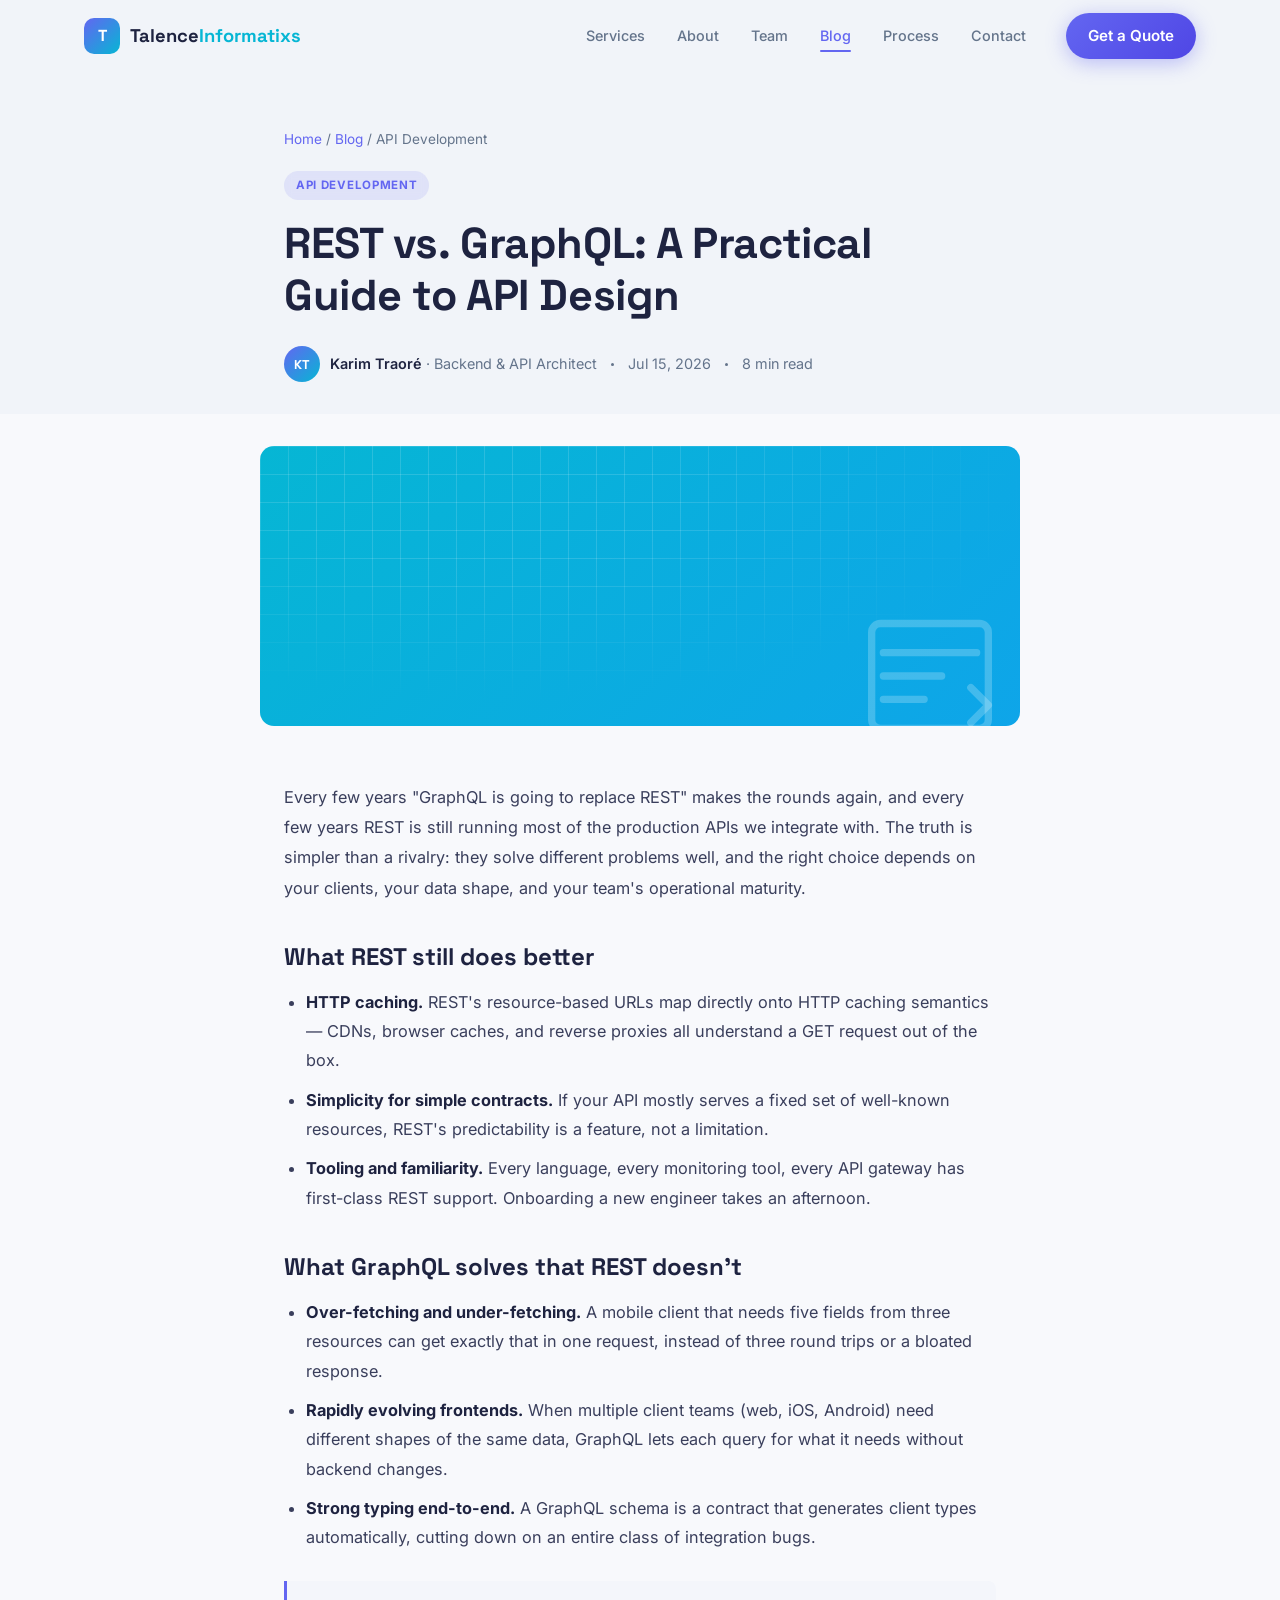
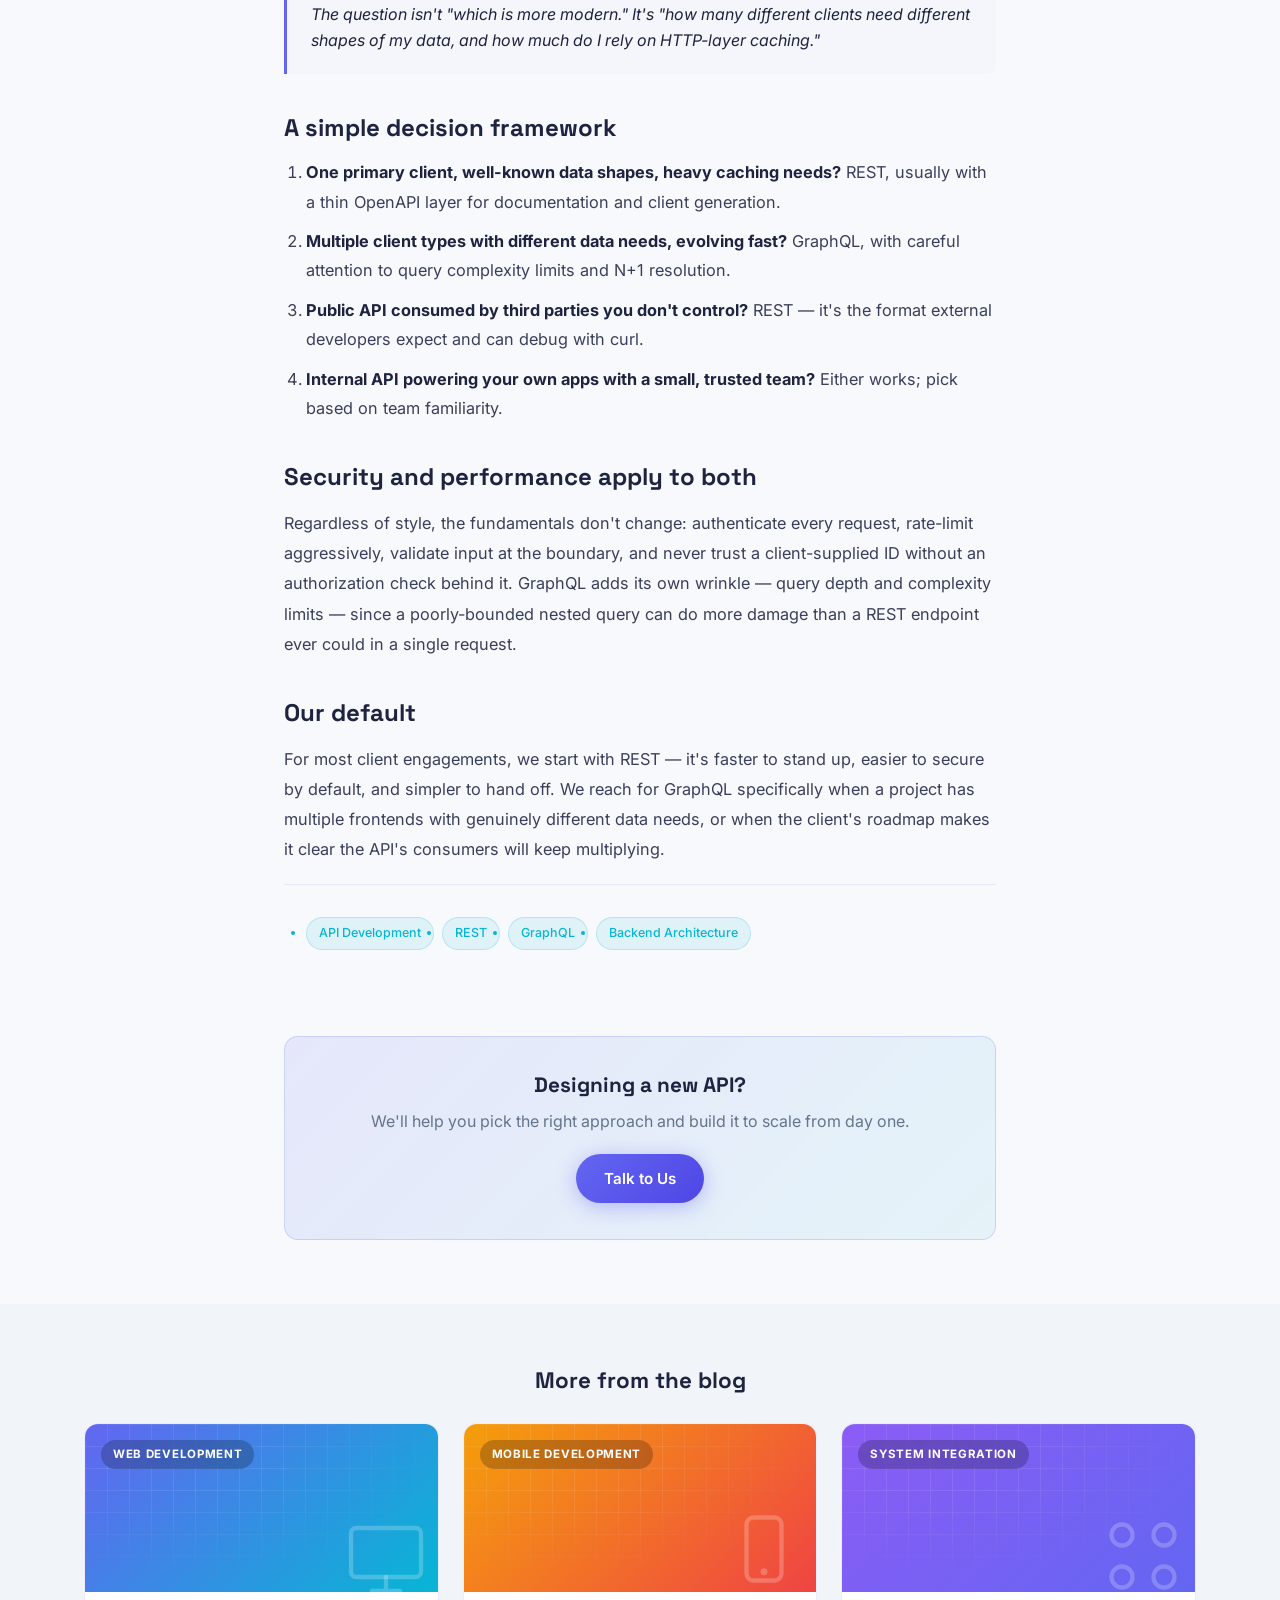
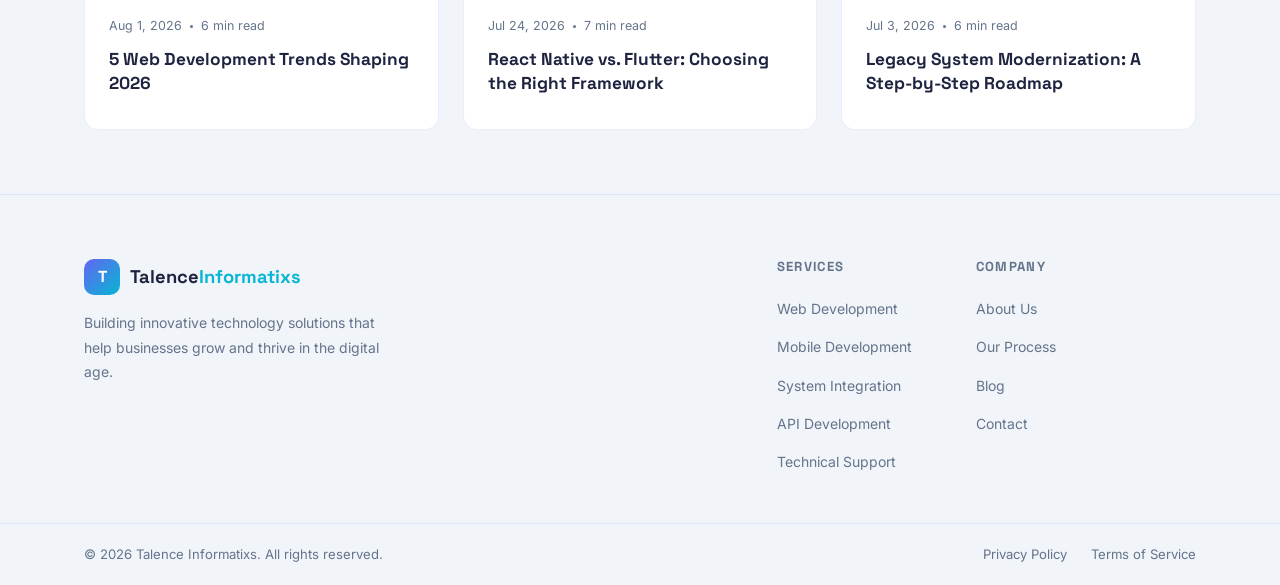
<file: blog/rest-vs-graphql-api-design.html>
<!DOCTYPE html>
<html lang="en">
<head>
  <meta charset="UTF-8" />
  <meta name="viewport" content="width=device-width, initial-scale=1.0" />
  <title>REST vs. GraphQL: A Practical Guide to API Design | Talence Informatixs</title>
  <meta name="description" content="Neither is universally better. Here's a framework for picking the right API style for your product." />
  <link rel="stylesheet" href="../css/style.css" />
  <link rel="stylesheet" href="../css/blog.css" />
  <link rel="preconnect" href="https://fonts.googleapis.com" />
  <link rel="preconnect" href="https://fonts.gstatic.com" crossorigin />
  <link href="https://fonts.googleapis.com/css2?family=Inter:wght@300;400;500;600;700;800&family=Space+Grotesk:wght@400;500;600;700&display=swap" rel="stylesheet" />
</head>
<body>

  <!-- ======= NAVBAR ======== -->
  <header class="navbar" id="navbar">
    <div class="container nav-inner">
      <a href="../index.html" class="logo">
        <span class="logo-mark">T</span>
        <span class="logo-text">Talence<span class="accent">Informatixs</span></span>
      </a>
      <nav class="nav-links" id="navLinks">
        <a href="../index.html#services">Services</a>
        <a href="../index.html#about">About</a>
        <a href="../index.html#team">Team</a>
        <a href="index.html" class="current">Blog</a>
        <a href="../index.html#process">Process</a>
        <a href="../index.html#contact">Contact</a>
      </nav>
      <a href="../index.html#contact" class="btn btn-primary nav-cta">Get a Quote</a>
      <button class="hamburger" id="hamburger" aria-label="Toggle menu">
        <span></span><span></span><span></span>
      </button>
    </div>
  </header>

  <!-- ======= ARTICLE HERO ======= -->
  <section class="article-hero">
    <div class="container">
      <div class="article-breadcrumb"><a href="../index.html">Home</a> / <a href="index.html">Blog</a> / API Development</div>
      <span class="article-category">API Development</span>
      <h1>REST vs. GraphQL: A Practical Guide to API Design</h1>
      <div class="article-hero-meta">
        <div class="article-author">
          <span class="author-avatar">KT</span>
          <span><strong>Karim Traoré</strong> · Backend &amp; API Architect</span>
        </div>
        <span class="meta-dot"></span>
        <span>Jul 15, 2026</span>
        <span class="meta-dot"></span>
        <span>8 min read</span>
      </div>
    </div>
  </section>

  <div class="article-cover-banner">
    <div class="banner-inner" style="--cov-a:#06b6d4;--cov-b:#0ea5e9">
      <span class="cover-icon"><svg viewBox="0 0 48 48" fill="none" xmlns="http://www.w3.org/2000/svg"><path d="M8 16h32M8 24h20M8 32h14" stroke="currentColor" stroke-width="2.5" stroke-linecap="round"/><path d="M38 28l6 6-6 6" stroke="currentColor" stroke-width="2.5" stroke-linecap="round" stroke-linejoin="round"/><rect x="4" y="6" width="40" height="36" rx="3" stroke="currentColor" stroke-width="2.5"/></svg></span>
    </div>
  </div>

  <!-- ======= ARTICLE CONTENT ======= -->
  <article class="article-content">
    <p>Every few years "GraphQL is going to replace REST" makes the rounds again, and every few years REST is still running most of the production APIs we integrate with. The truth is simpler than a rivalry: they solve different problems well, and the right choice depends on your clients, your data shape, and your team's operational maturity.</p>

    <h2>What REST still does better</h2>
    <ul>
      <li><strong>HTTP caching.</strong> REST's resource-based URLs map directly onto HTTP caching semantics — CDNs, browser caches, and reverse proxies all understand a GET request out of the box.</li>
      <li><strong>Simplicity for simple contracts.</strong> If your API mostly serves a fixed set of well-known resources, REST's predictability is a feature, not a limitation.</li>
      <li><strong>Tooling and familiarity.</strong> Every language, every monitoring tool, every API gateway has first-class REST support. Onboarding a new engineer takes an afternoon.</li>
    </ul>

    <h2>What GraphQL solves that REST doesn't</h2>
    <ul>
      <li><strong>Over-fetching and under-fetching.</strong> A mobile client that needs five fields from three resources can get exactly that in one request, instead of three round trips or a bloated response.</li>
      <li><strong>Rapidly evolving frontends.</strong> When multiple client teams (web, iOS, Android) need different shapes of the same data, GraphQL lets each query for what it needs without backend changes.</li>
      <li><strong>Strong typing end-to-end.</strong> A GraphQL schema is a contract that generates client types automatically, cutting down on an entire class of integration bugs.</li>
    </ul>

    <blockquote>The question isn't "which is more modern." It's "how many different clients need different shapes of my data, and how much do I rely on HTTP-layer caching."</blockquote>

    <h2>A simple decision framework</h2>
    <ol>
      <li><strong>One primary client, well-known data shapes, heavy caching needs?</strong> REST, usually with a thin OpenAPI layer for documentation and client generation.</li>
      <li><strong>Multiple client types with different data needs, evolving fast?</strong> GraphQL, with careful attention to query complexity limits and N+1 resolution.</li>
      <li><strong>Public API consumed by third parties you don't control?</strong> REST — it's the format external developers expect and can debug with curl.</li>
      <li><strong>Internal API powering your own apps with a small, trusted team?</strong> Either works; pick based on team familiarity.</li>
    </ol>

    <h2>Security and performance apply to both</h2>
    <p>Regardless of style, the fundamentals don't change: authenticate every request, rate-limit aggressively, validate input at the boundary, and never trust a client-supplied ID without an authorization check behind it. GraphQL adds its own wrinkle — query depth and complexity limits — since a poorly-bounded nested query can do more damage than a REST endpoint ever could in a single request.</p>

    <h2>Our default</h2>
    <p>For most client engagements, we start with REST — it's faster to stand up, easier to secure by default, and simpler to hand off. We reach for GraphQL specifically when a project has multiple frontends with genuinely different data needs, or when the client's roadmap makes it clear the API's consumers will keep multiplying.</p>

    <ul class="article-tags">
      <li>API Development</li>
      <li>REST</li>
      <li>GraphQL</li>
      <li>Backend Architecture</li>
    </ul>
  </article>

  <!-- ======= CTA ======= -->
  <div class="article-cta">
    <div class="article-cta-inner">
      <h3>Designing a new API?</h3>
      <p>We'll help you pick the right approach and build it to scale from day one.</p>
      <a href="../index.html#contact" class="btn btn-primary">Talk to Us</a>
    </div>
  </div>

  <!-- ======= RELATED ======= -->
  <section class="article-related">
    <div class="container">
      <h2>More from the blog</h2>
      <div class="related-grid">

        <article class="article-card" data-type="article">
          <a href="web-development-trends-2026.html" class="article-card-link">
            <div class="article-cover" style="--cov-a:#6366f1;--cov-b:#06b6d4">
              <span class="article-category">Web Development</span>
              <span class="cover-icon"><svg viewBox="0 0 48 48" fill="none" xmlns="http://www.w3.org/2000/svg"><rect x="4" y="8" width="40" height="28" rx="3" stroke="currentColor" stroke-width="2.5"/><path d="M16 44h16M24 36v8" stroke="currentColor" stroke-width="2.5" stroke-linecap="round"/></svg></span>
            </div>
            <div class="article-body">
              <div class="article-meta"><span>Aug 1, 2026</span><span class="meta-dot"></span><span>6 min read</span></div>
              <h3>5 Web Development Trends Shaping 2026</h3>
            </div>
          </a>
        </article>

        <article class="article-card" data-type="article">
          <a href="react-native-vs-flutter.html" class="article-card-link">
            <div class="article-cover" style="--cov-a:#f59e0b;--cov-b:#ef4444">
              <span class="article-category">Mobile Development</span>
              <span class="cover-icon"><svg viewBox="0 0 48 48" fill="none" xmlns="http://www.w3.org/2000/svg"><rect x="14" y="2" width="20" height="36" rx="4" stroke="currentColor" stroke-width="2.5"/><circle cx="24" cy="33" r="2" fill="currentColor"/></svg></span>
            </div>
            <div class="article-body">
              <div class="article-meta"><span>Jul 24, 2026</span><span class="meta-dot"></span><span>7 min read</span></div>
              <h3>React Native vs. Flutter: Choosing the Right Framework</h3>
            </div>
          </a>
        </article>

        <article class="article-card" data-type="article">
          <a href="legacy-system-modernization.html" class="article-card-link">
            <div class="article-cover" style="--cov-a:#8b5cf6;--cov-b:#6366f1">
              <span class="article-category">System Integration</span>
              <span class="cover-icon"><svg viewBox="0 0 48 48" fill="none" xmlns="http://www.w3.org/2000/svg"><circle cx="12" cy="12" r="6" stroke="currentColor" stroke-width="2.5"/><circle cx="36" cy="12" r="6" stroke="currentColor" stroke-width="2.5"/><circle cx="12" cy="36" r="6" stroke="currentColor" stroke-width="2.5"/><circle cx="36" cy="36" r="6" stroke="currentColor" stroke-width="2.5"/></svg></span>
            </div>
            <div class="article-body">
              <div class="article-meta"><span>Jul 3, 2026</span><span class="meta-dot"></span><span>6 min read</span></div>
              <h3>Legacy System Modernization: A Step-by-Step Roadmap</h3>
            </div>
          </a>
        </article>

      </div>
    </div>
  </section>

  <!-- ======= FOOTER ======= -->
  <footer class="footer">
    <div class="container footer-inner">
      <div class="footer-brand">
        <a href="../index.html" class="logo">
          <span class="logo-mark">T</span>
          <span class="logo-text">Talence<span class="accent">Informatixs</span></span>
        </a>
        <p>Building innovative technology solutions that help businesses grow and thrive in the digital age.</p>
      </div>
      <div class="footer-links">
        <div class="footer-col">
          <h4>Services</h4>
          <ul>
            <li><a href="../index.html#services">Web Development</a></li>
            <li><a href="../index.html#services">Mobile Development</a></li>
            <li><a href="../index.html#services">System Integration</a></li>
            <li><a href="../index.html#services">API Development</a></li>
            <li><a href="../index.html#services">Technical Support</a></li>
          </ul>
        </div>
        <div class="footer-col">
          <h4>Company</h4>
          <ul>
            <li><a href="../index.html#about">About Us</a></li>
            <li><a href="../index.html#process">Our Process</a></li>
            <li><a href="index.html">Blog</a></li>
            <li><a href="../index.html#contact">Contact</a></li>
          </ul>
        </div>
      </div>
    </div>
    <div class="footer-bottom">
      <div class="container">
        <p>&copy; 2026 Talence Informatixs. All rights reserved.</p>
        <div class="footer-legal">
          <a href="#">Privacy Policy</a>
          <a href="#">Terms of Service</a>
        </div>
      </div>
    </div>
  </footer>

  <script src="../js/blog.js"></script>
</body>
</html>
</file>
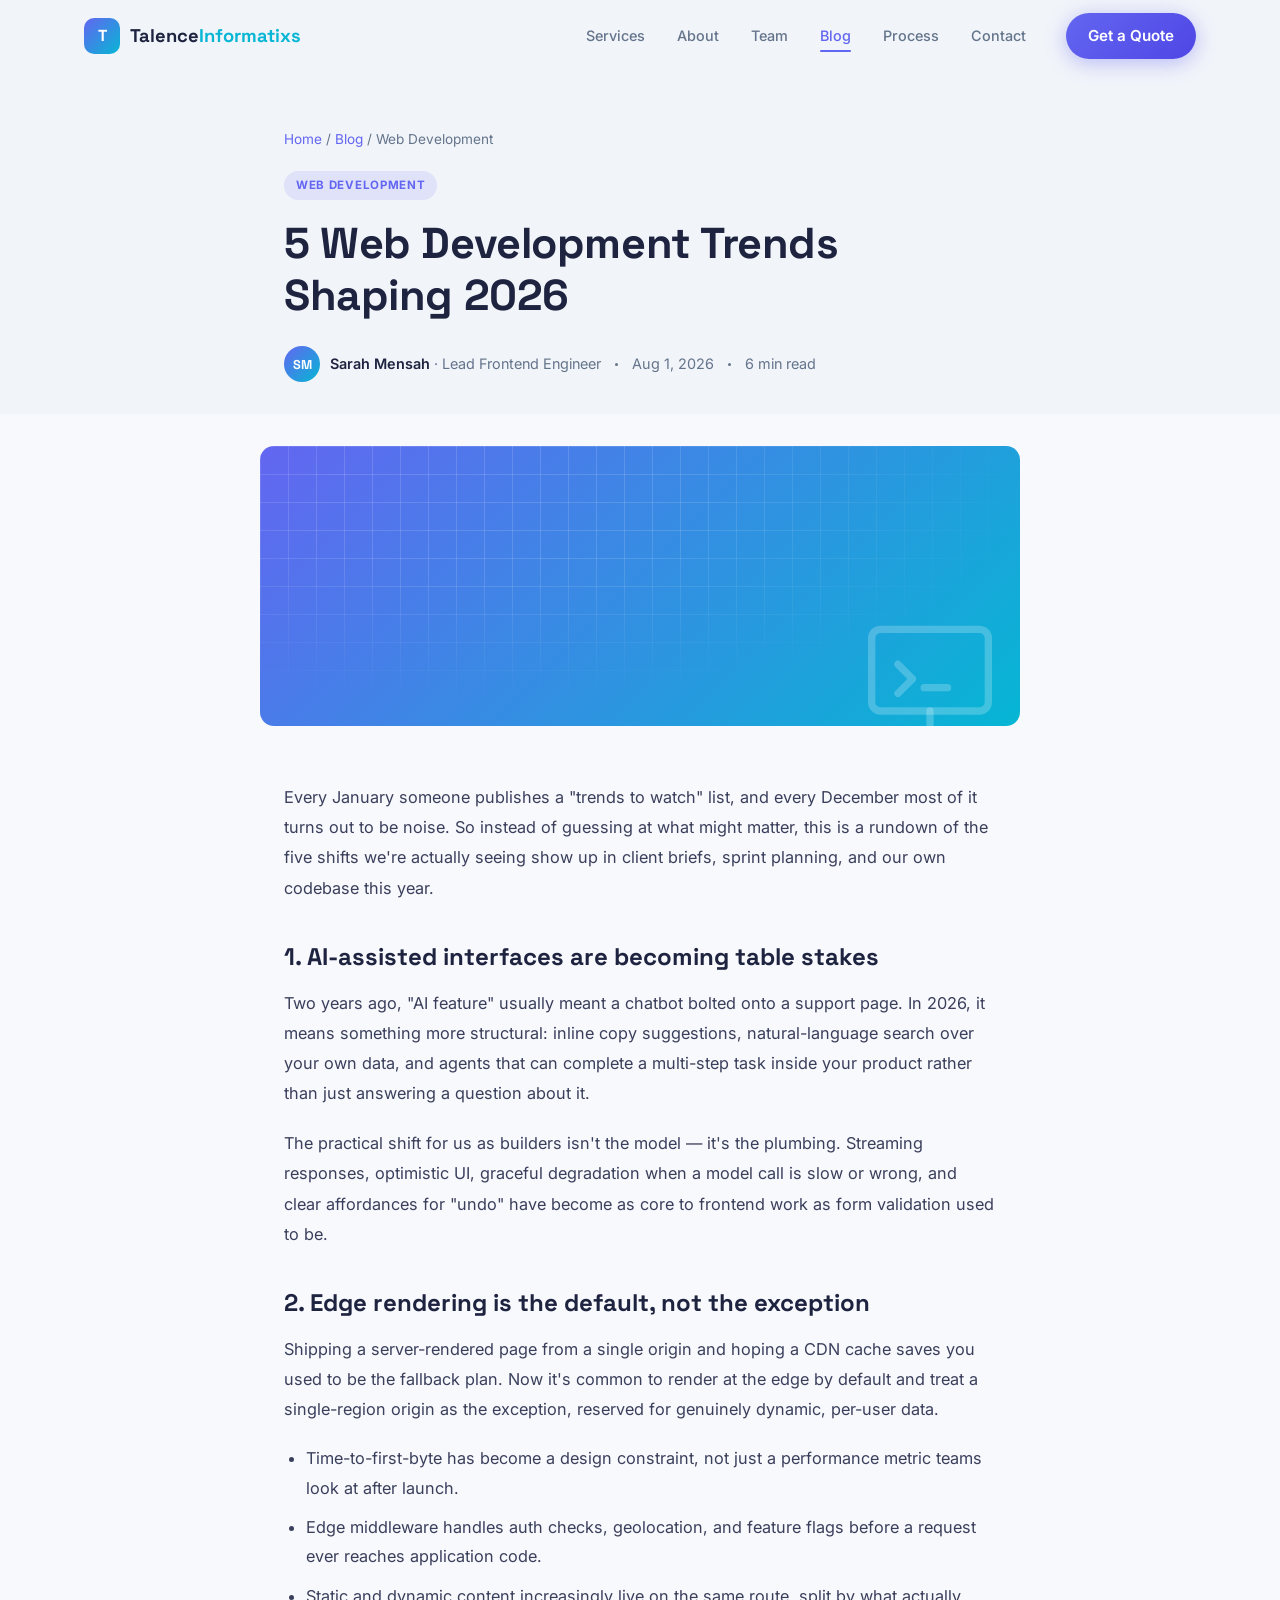
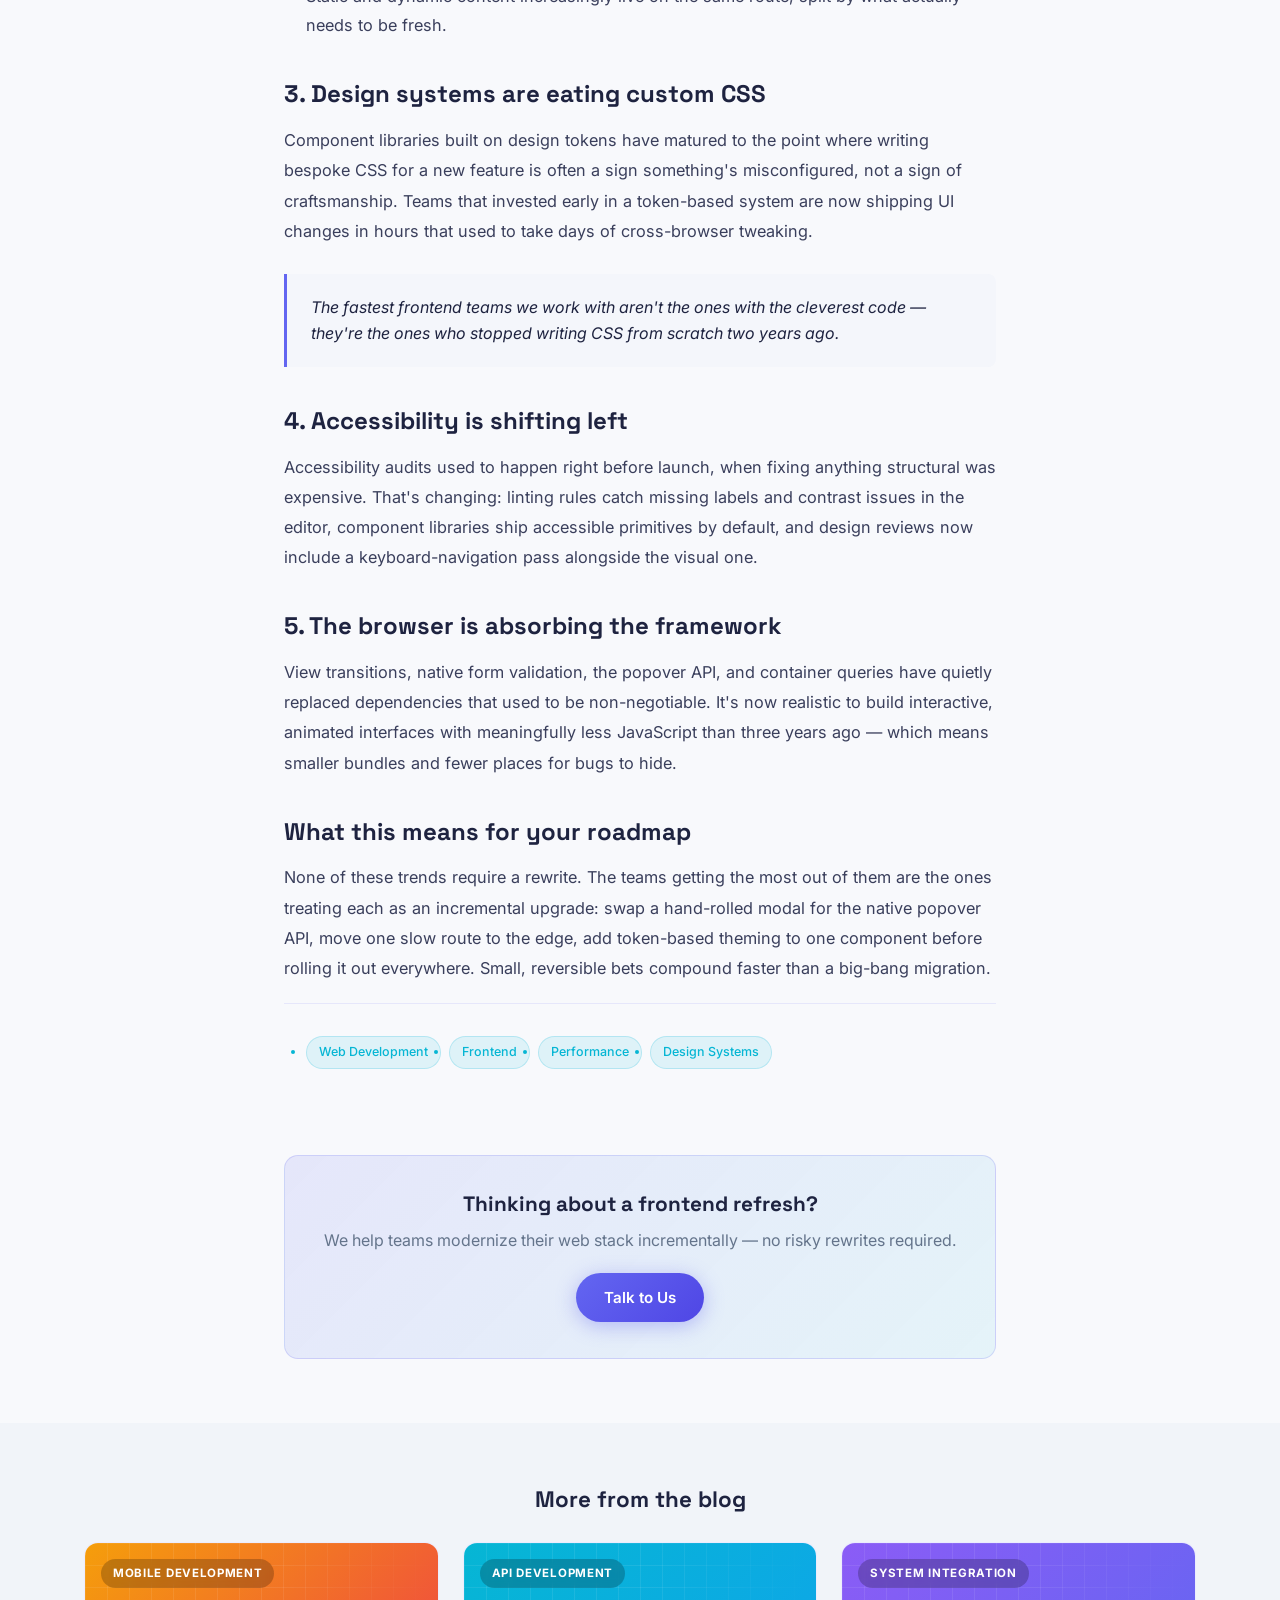
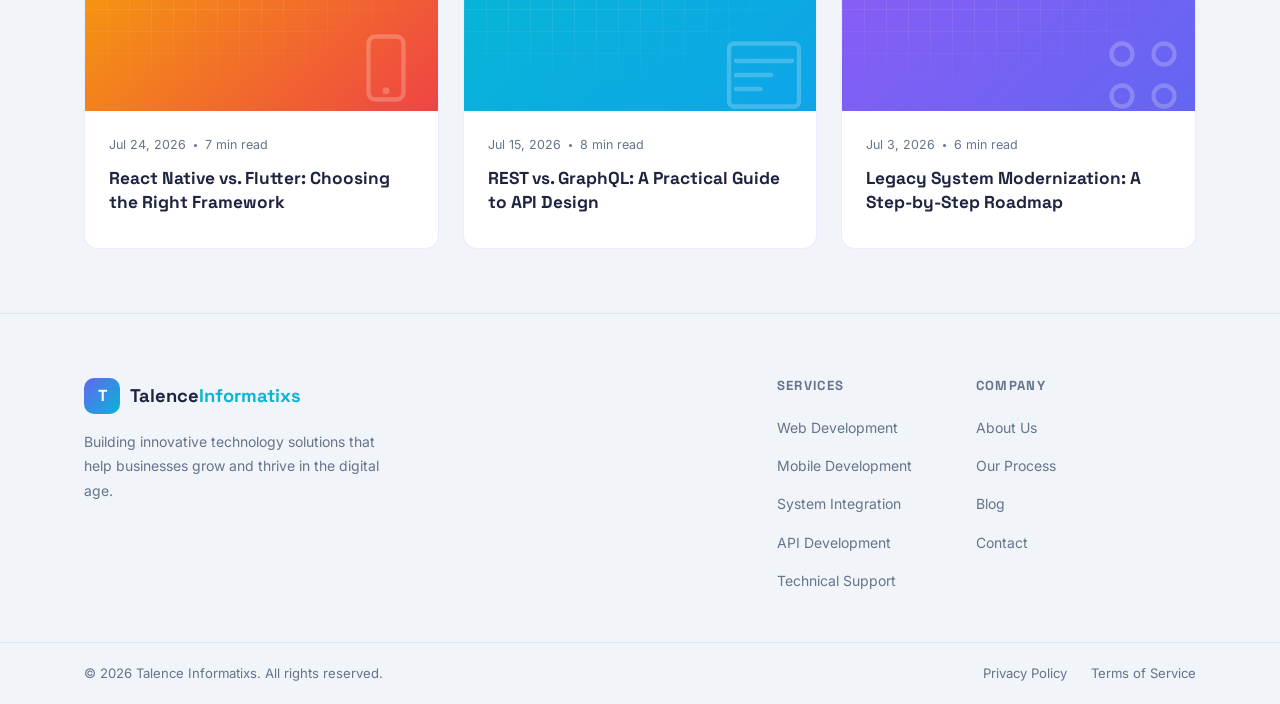
<file: blog/web-development-trends-2026.html>
<!DOCTYPE html>
<html lang="en">
<head>
  <meta charset="UTF-8" />
  <meta name="viewport" content="width=device-width, initial-scale=1.0" />
  <title>5 Web Development Trends Shaping 2026 | Talence Informatixs</title>
  <meta name="description" content="From AI-assisted interfaces to edge rendering, here's what's actually changing how we build for the web this year." />
  <link rel="stylesheet" href="../css/style.css" />
  <link rel="stylesheet" href="../css/blog.css" />
  <link rel="preconnect" href="https://fonts.googleapis.com" />
  <link rel="preconnect" href="https://fonts.gstatic.com" crossorigin />
  <link href="https://fonts.googleapis.com/css2?family=Inter:wght@300;400;500;600;700;800&family=Space+Grotesk:wght@400;500;600;700&display=swap" rel="stylesheet" />
</head>
<body>

  <!-- ======= NAVBAR ======== -->
  <header class="navbar" id="navbar">
    <div class="container nav-inner">
      <a href="../index.html" class="logo">
        <span class="logo-mark">T</span>
        <span class="logo-text">Talence<span class="accent">Informatixs</span></span>
      </a>
      <nav class="nav-links" id="navLinks">
        <a href="../index.html#services">Services</a>
        <a href="../index.html#about">About</a>
        <a href="../index.html#team">Team</a>
        <a href="index.html" class="current">Blog</a>
        <a href="../index.html#process">Process</a>
        <a href="../index.html#contact">Contact</a>
      </nav>
      <a href="../index.html#contact" class="btn btn-primary nav-cta">Get a Quote</a>
      <button class="hamburger" id="hamburger" aria-label="Toggle menu">
        <span></span><span></span><span></span>
      </button>
    </div>
  </header>

  <!-- ======= ARTICLE HERO ======= -->
  <section class="article-hero">
    <div class="container">
      <div class="article-breadcrumb"><a href="../index.html">Home</a> / <a href="index.html">Blog</a> / Web Development</div>
      <span class="article-category">Web Development</span>
      <h1>5 Web Development Trends Shaping 2026</h1>
      <div class="article-hero-meta">
        <div class="article-author">
          <span class="author-avatar">SM</span>
          <span><strong>Sarah Mensah</strong> · Lead Frontend Engineer</span>
        </div>
        <span class="meta-dot"></span>
        <span>Aug 1, 2026</span>
        <span class="meta-dot"></span>
        <span>6 min read</span>
      </div>
    </div>
  </section>

  <div class="article-cover-banner">
    <div class="banner-inner" style="--cov-a:#6366f1;--cov-b:#06b6d4">
      <span class="cover-icon"><svg viewBox="0 0 48 48" fill="none" xmlns="http://www.w3.org/2000/svg"><rect x="4" y="8" width="40" height="28" rx="3" stroke="currentColor" stroke-width="2.5"/><path d="M16 44h16M24 36v8" stroke="currentColor" stroke-width="2.5" stroke-linecap="round"/><path d="M13 20l5 5-5 5M22 28h8" stroke="currentColor" stroke-width="2.5" stroke-linecap="round" stroke-linejoin="round"/></svg></span>
    </div>
  </div>

  <!-- ======= ARTICLE CONTENT ======= -->
  <article class="article-content">
    <p>Every January someone publishes a "trends to watch" list, and every December most of it turns out to be noise. So instead of guessing at what might matter, this is a rundown of the five shifts we're actually seeing show up in client briefs, sprint planning, and our own codebase this year.</p>

    <h2>1. AI-assisted interfaces are becoming table stakes</h2>
    <p>Two years ago, "AI feature" usually meant a chatbot bolted onto a support page. In 2026, it means something more structural: inline copy suggestions, natural-language search over your own data, and agents that can complete a multi-step task inside your product rather than just answering a question about it.</p>
    <p>The practical shift for us as builders isn't the model — it's the plumbing. Streaming responses, optimistic UI, graceful degradation when a model call is slow or wrong, and clear affordances for "undo" have become as core to frontend work as form validation used to be.</p>

    <h2>2. Edge rendering is the default, not the exception</h2>
    <p>Shipping a server-rendered page from a single origin and hoping a CDN cache saves you used to be the fallback plan. Now it's common to render at the edge by default and treat a single-region origin as the exception, reserved for genuinely dynamic, per-user data.</p>
    <ul>
      <li>Time-to-first-byte has become a design constraint, not just a performance metric teams look at after launch.</li>
      <li>Edge middleware handles auth checks, geolocation, and feature flags before a request ever reaches application code.</li>
      <li>Static and dynamic content increasingly live on the same route, split by what actually needs to be fresh.</li>
    </ul>

    <h2>3. Design systems are eating custom CSS</h2>
    <p>Component libraries built on design tokens have matured to the point where writing bespoke CSS for a new feature is often a sign something's misconfigured, not a sign of craftsmanship. Teams that invested early in a token-based system are now shipping UI changes in hours that used to take days of cross-browser tweaking.</p>
    <blockquote>The fastest frontend teams we work with aren't the ones with the cleverest code — they're the ones who stopped writing CSS from scratch two years ago.</blockquote>

    <h2>4. Accessibility is shifting left</h2>
    <p>Accessibility audits used to happen right before launch, when fixing anything structural was expensive. That's changing: linting rules catch missing labels and contrast issues in the editor, component libraries ship accessible primitives by default, and design reviews now include a keyboard-navigation pass alongside the visual one.</p>

    <h2>5. The browser is absorbing the framework</h2>
    <p>View transitions, native form validation, the popover API, and container queries have quietly replaced dependencies that used to be non-negotiable. It's now realistic to build interactive, animated interfaces with meaningfully less JavaScript than three years ago — which means smaller bundles and fewer places for bugs to hide.</p>

    <h2>What this means for your roadmap</h2>
    <p>None of these trends require a rewrite. The teams getting the most out of them are the ones treating each as an incremental upgrade: swap a hand-rolled modal for the native popover API, move one slow route to the edge, add token-based theming to one component before rolling it out everywhere. Small, reversible bets compound faster than a big-bang migration.</p>

    <ul class="article-tags">
      <li>Web Development</li>
      <li>Frontend</li>
      <li>Performance</li>
      <li>Design Systems</li>
    </ul>
  </article>

  <!-- ======= CTA ======= -->
  <div class="article-cta">
    <div class="article-cta-inner">
      <h3>Thinking about a frontend refresh?</h3>
      <p>We help teams modernize their web stack incrementally — no risky rewrites required.</p>
      <a href="../index.html#contact" class="btn btn-primary">Talk to Us</a>
    </div>
  </div>

  <!-- ======= RELATED ======= -->
  <section class="article-related">
    <div class="container">
      <h2>More from the blog</h2>
      <div class="related-grid">

        <article class="article-card" data-type="article">
          <a href="react-native-vs-flutter.html" class="article-card-link">
            <div class="article-cover" style="--cov-a:#f59e0b;--cov-b:#ef4444">
              <span class="article-category">Mobile Development</span>
              <span class="cover-icon"><svg viewBox="0 0 48 48" fill="none" xmlns="http://www.w3.org/2000/svg"><rect x="14" y="2" width="20" height="36" rx="4" stroke="currentColor" stroke-width="2.5"/><circle cx="24" cy="33" r="2" fill="currentColor"/></svg></span>
            </div>
            <div class="article-body">
              <div class="article-meta"><span>Jul 24, 2026</span><span class="meta-dot"></span><span>7 min read</span></div>
              <h3>React Native vs. Flutter: Choosing the Right Framework</h3>
            </div>
          </a>
        </article>

        <article class="article-card" data-type="article">
          <a href="rest-vs-graphql-api-design.html" class="article-card-link">
            <div class="article-cover" style="--cov-a:#06b6d4;--cov-b:#0ea5e9">
              <span class="article-category">API Development</span>
              <span class="cover-icon"><svg viewBox="0 0 48 48" fill="none" xmlns="http://www.w3.org/2000/svg"><path d="M8 16h32M8 24h20M8 32h14" stroke="currentColor" stroke-width="2.5" stroke-linecap="round"/><rect x="4" y="6" width="40" height="36" rx="3" stroke="currentColor" stroke-width="2.5"/></svg></span>
            </div>
            <div class="article-body">
              <div class="article-meta"><span>Jul 15, 2026</span><span class="meta-dot"></span><span>8 min read</span></div>
              <h3>REST vs. GraphQL: A Practical Guide to API Design</h3>
            </div>
          </a>
        </article>

        <article class="article-card" data-type="article">
          <a href="legacy-system-modernization.html" class="article-card-link">
            <div class="article-cover" style="--cov-a:#8b5cf6;--cov-b:#6366f1">
              <span class="article-category">System Integration</span>
              <span class="cover-icon"><svg viewBox="0 0 48 48" fill="none" xmlns="http://www.w3.org/2000/svg"><circle cx="12" cy="12" r="6" stroke="currentColor" stroke-width="2.5"/><circle cx="36" cy="12" r="6" stroke="currentColor" stroke-width="2.5"/><circle cx="12" cy="36" r="6" stroke="currentColor" stroke-width="2.5"/><circle cx="36" cy="36" r="6" stroke="currentColor" stroke-width="2.5"/></svg></span>
            </div>
            <div class="article-body">
              <div class="article-meta"><span>Jul 3, 2026</span><span class="meta-dot"></span><span>6 min read</span></div>
              <h3>Legacy System Modernization: A Step-by-Step Roadmap</h3>
            </div>
          </a>
        </article>

      </div>
    </div>
  </section>

  <!-- ======= FOOTER ======= -->
  <footer class="footer">
    <div class="container footer-inner">
      <div class="footer-brand">
        <a href="../index.html" class="logo">
          <span class="logo-mark">T</span>
          <span class="logo-text">Talence<span class="accent">Informatixs</span></span>
        </a>
        <p>Building innovative technology solutions that help businesses grow and thrive in the digital age.</p>
      </div>
      <div class="footer-links">
        <div class="footer-col">
          <h4>Services</h4>
          <ul>
            <li><a href="../index.html#services">Web Development</a></li>
            <li><a href="../index.html#services">Mobile Development</a></li>
            <li><a href="../index.html#services">System Integration</a></li>
            <li><a href="../index.html#services">API Development</a></li>
            <li><a href="../index.html#services">Technical Support</a></li>
          </ul>
        </div>
        <div class="footer-col">
          <h4>Company</h4>
          <ul>
            <li><a href="../index.html#about">About Us</a></li>
            <li><a href="../index.html#process">Our Process</a></li>
            <li><a href="index.html">Blog</a></li>
            <li><a href="../index.html#contact">Contact</a></li>
          </ul>
        </div>
      </div>
    </div>
    <div class="footer-bottom">
      <div class="container">
        <p>&copy; 2026 Talence Informatixs. All rights reserved.</p>
        <div class="footer-legal">
          <a href="#">Privacy Policy</a>
          <a href="#">Terms of Service</a>
        </div>
      </div>
    </div>
  </footer>

  <script src="../js/blog.js"></script>
</body>
</html>
</file>
<file: css/style.css>
/* =============================================
   TALENCE INFORMATIXS — Main Stylesheet
   ============================================= */

/* ---- Reset & Base ---- */
*, *::before, *::after { box-sizing: border-box; margin: 0; padding: 0; }

:root {
  --primary:       #6366f1;
  --primary-dark:  #4f46e5;
  --accent:        #06b6d4;
  --dark:          #f8f9fc;
  --dark-2:        #f1f4f9;
  --dark-3:        #e8edf5;
  --surface:       #ffffff;
  --surface-2:     #f4f6fb;
  --border:        rgba(99,102,241,0.12);
  --text:          #1e2340;
  --text-muted:    #64748b;
  --white:         #ffffff;
  --radius:        14px;
  --radius-sm:     8px;
  --shadow:        0 4px 24px rgba(99,102,241,0.08);
  --shadow-lg:     0 16px 48px rgba(99,102,241,0.12);
  --transition:    0.25s ease;
  --font-body:     'Inter', sans-serif;
  --font-heading:  'Space Grotesk', sans-serif;
  --container:     1160px;
  --nav-h:         72px;
}

html { scroll-behavior: smooth; font-size: 16px; }

body {
  font-family: var(--font-body);
  background: var(--dark);
  color: var(--text);
  line-height: 1.65;
  -webkit-font-smoothing: antialiased;
  overflow-x: hidden;
}

a { text-decoration: none; color: inherit; }
ul { list-style: none; }
img { max-width: 100%; display: block; }

h1,h2,h3,h4 {
  font-family: var(--font-heading);
  line-height: 1.2;
  color: var(--text);
}

.container {
  width: 100%;
  max-width: var(--container);
  margin: 0 auto;
  padding: 0 24px;
}

.section { padding: 100px 0; }

/* ---- Gradient Text ---- */
.gradient-text {
  background: linear-gradient(135deg, var(--primary) 0%, var(--accent) 100%);
  -webkit-background-clip: text;
  -webkit-text-fill-color: transparent;
  background-clip: text;
}

/* ---- Buttons ---- */
.btn {
  display: inline-flex;
  align-items: center;
  justify-content: center;
  gap: 8px;
  padding: 12px 28px;
  border-radius: 50px;
  font-family: var(--font-body);
  font-size: 0.95rem;
  font-weight: 600;
  cursor: pointer;
  transition: all var(--transition);
  border: none;
  outline: none;
  white-space: nowrap;
}

.btn-primary {
  background: linear-gradient(135deg, var(--primary), var(--primary-dark));
  color: var(--white);
  box-shadow: 0 4px 20px rgba(99,102,241,0.4);
}
.btn-primary:hover {
  transform: translateY(-2px);
  box-shadow: 0 8px 30px rgba(99,102,241,0.55);
}

.btn-outline {
  background: transparent;
  color: var(--text);
  border: 1.5px solid rgba(99,102,241,0.3);
  backdrop-filter: blur(8px);
}
.btn-outline:hover {
  border-color: var(--primary);
  background: rgba(99,102,241,0.1);
  transform: translateY(-2px);
}

.btn-lg { padding: 15px 36px; font-size: 1rem; }
.btn-full { width: 100%; }

/* ---- Section Header ---- */
.section-label {
  display: inline-block;
  font-size: 0.8rem;
  font-weight: 600;
  letter-spacing: 0.12em;
  text-transform: uppercase;
  color: var(--primary);
  background: rgba(99,102,241,0.12);
  padding: 6px 14px;
  border-radius: 50px;
  margin-bottom: 16px;
}

.section-header {
  text-align: center;
  max-width: 600px;
  margin: 0 auto 64px;
}

.section-title {
  font-size: clamp(1.8rem, 3.5vw, 2.6rem);
  margin-bottom: 16px;
}

.section-sub {
  color: var(--text-muted);
  font-size: 1.05rem;
  line-height: 1.7;
}

/* =============================================
   NAVBAR
   ============================================= */
.navbar {
  position: fixed;
  top: 0; left: 0; right: 0;
  z-index: 1000;
  height: var(--nav-h);
  transition: background var(--transition), box-shadow var(--transition);
}

.navbar.scrolled {
  background: rgba(248,249,252,0.95);
  backdrop-filter: blur(16px);
  -webkit-backdrop-filter: blur(16px);
  box-shadow: 0 1px 0 var(--border);
}

.nav-inner {
  display: flex;
  align-items: center;
  height: var(--nav-h);
  gap: 32px;
}

.logo {
  display: flex;
  align-items: center;
  gap: 10px;
  font-family: var(--font-heading);
  font-weight: 700;
  font-size: 1.15rem;
  color: var(--text);
  flex-shrink: 0;
}

.logo-mark {
  width: 36px;
  height: 36px;
  background: linear-gradient(135deg, var(--primary), var(--accent));
  color: #fff;
  border-radius: 10px;
  display: flex;
  align-items: center;
  justify-content: center;
  font-size: 1rem;
  font-weight: 800;
  flex-shrink: 0;
}

.logo-text .accent { color: var(--accent); }

.nav-links {
  display: flex;
  gap: 32px;
  margin-left: auto;
}

.nav-links a {
  font-size: 0.9rem;
  font-weight: 500;
  color: var(--text-muted);
  transition: color var(--transition);
  position: relative;
}
.nav-links a::after {
  content: '';
  position: absolute;
  bottom: -4px; left: 0;
  width: 0; height: 2px;
  background: var(--primary);
  border-radius: 2px;
  transition: width var(--transition);
}
.nav-links a:hover { color: var(--primary); }
.nav-links a:hover::after { width: 100%; }

.nav-cta { margin-left: 8px; padding: 10px 22px; }

.hamburger {
  display: none;
  flex-direction: column;
  gap: 5px;
  background: none;
  border: none;
  cursor: pointer;
  padding: 6px;
  margin-left: auto;
}
.hamburger span {
  display: block;
  width: 24px; height: 2px;
  background: var(--text);
  border-radius: 2px;
  transition: all var(--transition);
}
.hamburger.open span:nth-child(1) { transform: translateY(7px) rotate(45deg); }
.hamburger.open span:nth-child(2) { opacity: 0; }
.hamburger.open span:nth-child(3) { transform: translateY(-7px) rotate(-45deg); }

/* =============================================
   HERO
   ============================================= */
.hero {
  min-height: 100vh;
  display: flex;
  align-items: center;
  position: relative;
  overflow: hidden;
  padding-top: var(--nav-h);
}

.hero-bg {
  position: absolute;
  inset: 0;
  z-index: 0;
}

.hero-grid {
  position: absolute;
  inset: 0;
  background-image:
    linear-gradient(rgba(99,102,241,0.07) 1px, transparent 1px),
    linear-gradient(90deg, rgba(99,102,241,0.07) 1px, transparent 1px);
  background-size: 60px 60px;
  mask-image: radial-gradient(ellipse 70% 70% at 50% 50%, black 40%, transparent 100%);
}

.blob {
  position: absolute;
  border-radius: 50%;
  filter: blur(80px);
  opacity: 0.12;
  animation: blobFloat 8s ease-in-out infinite alternate;
}
.blob-1 {
  width: 600px; height: 600px;
  background: radial-gradient(circle, var(--primary), transparent 70%);
  top: -150px; left: -100px;
}
.blob-2 {
  width: 500px; height: 500px;
  background: radial-gradient(circle, var(--accent), transparent 70%);
  bottom: -100px; right: -100px;
  animation-delay: -4s;
}
@keyframes blobFloat {
  from { transform: translate(0,0) scale(1); }
  to   { transform: translate(30px,20px) scale(1.05); }
}

.hero-content {
  position: relative;
  z-index: 1;
  padding: 80px 24px;
  display: flex;
  flex-direction: column;
  align-items: center;
  text-align: center;
}

.hero-badge {
  display: inline-flex;
  align-items: center;
  gap: 8px;
  background: rgba(99,102,241,0.12);
  border: 1px solid rgba(99,102,241,0.3);
  color: var(--primary);
  font-size: 0.82rem;
  font-weight: 600;
  letter-spacing: 0.08em;
  text-transform: uppercase;
  padding: 8px 18px;
  border-radius: 50px;
  margin-bottom: 28px;
  backdrop-filter: blur(8px);
  animation: fadeUp 0.6s ease both;
}

.hero-title {
  font-size: clamp(2.5rem, 6vw, 4.5rem);
  font-weight: 800;
  letter-spacing: -0.02em;
  margin-bottom: 24px;
  animation: fadeUp 0.6s 0.1s ease both;
}

.hero-sub {
  max-width: 560px;
  font-size: 1.1rem;
  color: var(--text-muted);
  line-height: 1.75;
  margin-bottom: 40px;
  animation: fadeUp 0.6s 0.2s ease both;
}

.hero-actions {
  display: flex;
  gap: 16px;
  flex-wrap: wrap;
  justify-content: center;
  margin-bottom: 64px;
  animation: fadeUp 0.6s 0.3s ease both;
}

.hero-stats {
  display: flex;
  align-items: center;
  gap: 32px;
  animation: fadeUp 0.6s 0.4s ease both;
}

.stat { display: flex; flex-direction: column; align-items: center; }
.stat strong { font-size: 1.8rem; font-weight: 800; color: var(--text); font-family: var(--font-heading); }
.stat span { font-size: 0.8rem; color: var(--text-muted); margin-top: 2px; }

.stat-divider {
  width: 1px; height: 40px;
  background: var(--border);
}

.hero-scroll-hint {
  position: absolute;
  bottom: 32px; left: 50%;
  transform: translateX(-50%);
  display: flex;
  flex-direction: column;
  align-items: center;
  gap: 8px;
  font-size: 0.75rem;
  color: var(--text-muted);
  letter-spacing: 0.1em;
  text-transform: uppercase;
  z-index: 1;
}
.scroll-line {
  width: 1px; height: 40px;
  background: linear-gradient(to bottom, var(--text-muted), transparent);
  animation: scrollPulse 2s ease-in-out infinite;
}
@keyframes scrollPulse {
  0%,100% { opacity: 0.3; }
  50% { opacity: 1; }
}

/* =============================================
   SERVICES
   ============================================= */
.services { background: var(--dark-2); }

.services-grid {
  display: grid;
  grid-template-columns: repeat(3, 1fr);
  gap: 24px;
}

.service-card {
  background: var(--surface);
  border: 1px solid var(--border);
  border-radius: var(--radius);
  padding: 36px 32px;
  transition: all 0.3s ease;
  position: relative;
  overflow: hidden;
}
.service-card::before {
  content: attr(data-index);
  position: absolute;
  top: 24px; right: 24px;
  font-size: 0.75rem;
  font-weight: 700;
  color: rgba(99,102,241,0.12);
  font-family: var(--font-heading);
  letter-spacing: 0.05em;
}
.service-card:hover {
  border-color: rgba(99,102,241,0.4);
  transform: translateY(-6px);
  box-shadow: 0 20px 50px rgba(99,102,241,0.12);
  background: var(--surface-2);
}

.service-icon {
  width: 52px; height: 52px;
  background: rgba(99,102,241,0.1);
  border: 1px solid rgba(99,102,241,0.2);
  border-radius: 14px;
  display: flex;
  align-items: center;
  justify-content: center;
  margin-bottom: 20px;
  color: var(--primary);
  transition: all var(--transition);
}
.service-card:hover .service-icon {
  background: rgba(99,102,241,0.2);
  border-color: rgba(99,102,241,0.4);
}
.service-icon svg { width: 26px; height: 26px; }

.service-card h3 {
  font-size: 1.15rem;
  margin-bottom: 12px;
}

.service-card p {
  color: var(--text-muted);
  font-size: 0.9rem;
  line-height: 1.7;
  margin-bottom: 20px;
}

.service-tags {
  display: flex;
  flex-wrap: wrap;
  gap: 8px;
}
.service-tags li {
  font-size: 0.75rem;
  font-weight: 500;
  color: var(--accent);
  background: rgba(6,182,212,0.1);
  border: 1px solid rgba(6,182,212,0.2);
  padding: 4px 10px;
  border-radius: 50px;
}

.service-card--cta {
  background: linear-gradient(135deg, rgba(99,102,241,0.15), rgba(6,182,212,0.1));
  border-color: rgba(99,102,241,0.25);
  display: flex;
  flex-direction: column;
  justify-content: center;
  text-align: center;
  gap: 12px;
}
.service-card--cta h3 { font-size: 1.25rem; }
.service-card--cta p { color: var(--text-muted); font-size: 0.95rem; margin-bottom: 8px; }
.service-card--cta:hover { transform: translateY(-6px); }

/* =============================================
   ABOUT
   ============================================= */
.about { background: var(--dark); }

.about-inner {
  display: grid;
  grid-template-columns: 1fr 1fr;
  gap: 80px;
  align-items: center;
}

.about-visual {
  position: relative;
  height: 400px;
}

.about-card {
  position: absolute;
  background: var(--surface);
  border: 1px solid var(--border);
  border-radius: var(--radius);
  padding: 28px;
  box-shadow: var(--shadow);
}

.about-card--main {
  left: 0; top: 0;
  width: 280px;
  display: flex;
  flex-direction: column;
  align-items: center;
  text-align: center;
  gap: 16px;
  font-weight: 600;
  font-size: 0.95rem;
}
.about-icon-ring {
  width: 80px; height: 80px;
  background: rgba(99,102,241,0.1);
  border: 1px solid rgba(99,102,241,0.2);
  border-radius: 50%;
  display: flex;
  align-items: center;
  justify-content: center;
}
.about-icon-ring svg { width: 44px; height: 44px; }

.about-card--stat {
  right: 0; top: 80px;
  display: flex;
  flex-direction: column;
  align-items: center;
  text-align: center;
  padding: 24px 32px;
}
.about-card--stat strong {
  font-size: 2.2rem;
  font-family: var(--font-heading);
  background: linear-gradient(135deg, var(--primary), var(--accent));
  -webkit-background-clip: text;
  -webkit-text-fill-color: transparent;
  background-clip: text;
}
.about-card--stat span { font-size: 0.82rem; color: var(--text-muted); margin-top: 4px; }

.about-card--stat2 {
  right: 60px;
  top: unset;
  bottom: 0;
}

.about-content .section-label { margin-bottom: 12px; }
.about-content .section-title { font-size: clamp(1.8rem, 3vw, 2.4rem); margin-bottom: 20px; }
.about-content > p {
  color: var(--text-muted);
  font-size: 0.95rem;
  line-height: 1.75;
  margin-bottom: 14px;
}

.about-values {
  display: flex;
  flex-direction: column;
  gap: 20px;
  margin-top: 32px;
}

.value-item {
  display: flex;
  gap: 16px;
  align-items: flex-start;
}
.value-dot {
  width: 10px; height: 10px;
  border-radius: 50%;
  background: linear-gradient(135deg, var(--primary), var(--accent));
  flex-shrink: 0;
  margin-top: 6px;
}
.value-item strong { display: block; font-size: 0.95rem; color: var(--text); margin-bottom: 4px; }
.value-item p { font-size: 0.875rem; color: var(--text-muted); margin: 0; }

/* =============================================
   PROCESS
   ============================================= */
.process { background: var(--dark-2); }

.process-steps {
  display: flex;
  align-items: flex-start;
  gap: 0;
  position: relative;
}

.process-step {
  flex: 1;
  display: flex;
  flex-direction: column;
  align-items: center;
  text-align: center;
  gap: 20px;
  padding: 0 16px;
}

.step-number {
  width: 64px; height: 64px;
  border-radius: 50%;
  background: linear-gradient(135deg, var(--primary), var(--primary-dark));
  display: flex;
  align-items: center;
  justify-content: center;
  font-size: 1rem;
  font-weight: 800;
  font-family: var(--font-heading);
  color: var(--white);
  box-shadow: 0 4px 20px rgba(99,102,241,0.4);
  flex-shrink: 0;
  position: relative;
  z-index: 1;
}

.process-connector {
  flex: 0 0 60px;
  height: 2px;
  background: linear-gradient(90deg, var(--primary), var(--accent));
  margin-top: 32px;
  opacity: 0.4;
}

.step-content h3 { font-size: 1.05rem; margin-bottom: 10px; }
.step-content p { font-size: 0.875rem; color: var(--text-muted); line-height: 1.7; }

/* =============================================
   CONTACT
   ============================================= */
.contact { background: var(--dark); }

.contact-inner {
  display: grid;
  grid-template-columns: 1fr 1fr;
  gap: 80px;
  align-items: start;
}

.contact-info .section-title {
  font-size: clamp(1.8rem, 3vw, 2.4rem);
  margin-bottom: 16px;
}
.contact-info > p {
  color: var(--text-muted);
  font-size: 0.95rem;
  line-height: 1.75;
  margin-bottom: 40px;
}

.contact-details {
  display: flex;
  flex-direction: column;
  gap: 24px;
}

.contact-item {
  display: flex;
  gap: 16px;
  align-items: flex-start;
}

.contact-icon {
  width: 44px; height: 44px;
  background: rgba(99,102,241,0.1);
  border: 1px solid rgba(99,102,241,0.2);
  border-radius: 12px;
  display: flex;
  align-items: center;
  justify-content: center;
  color: var(--primary);
  flex-shrink: 0;
}
.contact-icon svg { width: 20px; height: 20px; }

.contact-item strong { display: block; font-size: 0.8rem; color: var(--text-muted); margin-bottom: 2px; text-transform: uppercase; letter-spacing: 0.08em; }
.contact-item a, .contact-item span { font-size: 0.95rem; color: var(--text); }
.contact-item a:hover { color: var(--primary); }

/* ---- Form ---- */
.contact-form {
  background: var(--surface);
  border: 1px solid var(--border);
  border-radius: var(--radius);
  padding: 40px;
}

.form-row { display: grid; grid-template-columns: 1fr 1fr; gap: 16px; }

.form-group {
  display: flex;
  flex-direction: column;
  gap: 8px;
  margin-bottom: 16px;
}
.form-group:last-of-type { margin-bottom: 24px; }

.form-group label {
  font-size: 0.82rem;
  font-weight: 600;
  color: var(--text-muted);
  letter-spacing: 0.04em;
  text-transform: uppercase;
}

.form-group input,
.form-group select,
.form-group textarea {
  background: var(--dark-3);
  border: 1px solid var(--border);
  border-radius: var(--radius-sm);
  padding: 12px 16px;
  color: var(--text);
  font-family: var(--font-body);
  font-size: 0.9rem;
  transition: border-color var(--transition), box-shadow var(--transition);
  outline: none;
  width: 100%;
  resize: none;
}

.form-group select { appearance: none; cursor: pointer; }

.form-group input::placeholder,
.form-group textarea::placeholder {
  color: rgba(148,163,184,0.5);
}

.form-group input:focus,
.form-group select:focus,
.form-group textarea:focus {
  border-color: var(--primary);
  box-shadow: 0 0 0 3px rgba(99,102,241,0.15);
}

.form-note {
  text-align: center;
  font-size: 0.8rem;
  color: var(--text-muted);
  margin-top: 14px;
}

/* =============================================
   TEAM
   ============================================= */
.team { background: var(--dark); }

.team-grid {
  display: grid;
  grid-template-columns: repeat(4, 1fr);
  gap: 24px;
}

.team-card {
  background: var(--surface);
  border: 1px solid var(--border);
  border-radius: var(--radius);
  padding: 32px 24px;
  text-align: center;
  transition: all 0.3s ease;
  display: flex;
  flex-direction: column;
  align-items: center;
  gap: 16px;
}
.team-card:hover {
  transform: translateY(-6px);
  box-shadow: var(--shadow-lg);
  border-color: rgba(99,102,241,0.3);
}

.team-avatar {
  width: 96px;
  height: 96px;
  border-radius: 50%;
  overflow: hidden;
  position: relative;
  flex-shrink: 0;
  background: linear-gradient(135deg, var(--av-a), var(--av-b));
  box-shadow: 0 4px 16px rgba(99,102,241,0.2);
}
.team-avatar img {
  width: 100%;
  height: 100%;
  object-fit: cover;
  display: block;
}
.avatar-initials {
  display: none;
  width: 100%;
  height: 100%;
  align-items: center;
  justify-content: center;
  font-size: 1.4rem;
  font-weight: 700;
  font-family: var(--font-heading);
  color: #fff;
  letter-spacing: 0.04em;
}

.team-info {
  display: flex;
  flex-direction: column;
  align-items: center;
  gap: 6px;
}
.team-info h3 {
  font-size: 1rem;
  font-weight: 700;
  margin: 0;
}
.team-role {
  font-size: 0.78rem;
  font-weight: 600;
  color: var(--primary);
  background: rgba(99,102,241,0.1);
  padding: 3px 12px;
  border-radius: 50px;
  letter-spacing: 0.04em;
}
.team-info p {
  font-size: 0.845rem;
  color: var(--text-muted);
  line-height: 1.65;
  margin-top: 4px;
}

.team-socials {
  display: flex;
  gap: 10px;
  margin-top: 8px;
}
.team-socials a {
  width: 34px;
  height: 34px;
  border-radius: 8px;
  background: var(--dark-3);
  border: 1px solid var(--border);
  display: flex;
  align-items: center;
  justify-content: center;
  color: var(--text-muted);
  transition: all var(--transition);
}
.team-socials a svg { width: 15px; height: 15px; }
.team-socials a:hover {
  background: var(--primary);
  border-color: var(--primary);
  color: #fff;
  transform: translateY(-2px);
}

@media (max-width: 1024px) {
  .team-grid { grid-template-columns: repeat(2, 1fr); }
}
@media (max-width: 480px) {
  .team-grid { grid-template-columns: 1fr; }
}

/* =============================================
   FOOTER
   ============================================= */
.footer {
  background: var(--dark-2);
  border-top: 1px solid var(--border);
  padding-top: 64px;
}

.footer-inner {
  display: grid;
  grid-template-columns: 1.5fr 1fr;
  gap: 64px;
  padding-bottom: 48px;
}

.footer-brand .logo { margin-bottom: 16px; }
.footer-brand p {
  color: var(--text-muted);
  font-size: 0.875rem;
  line-height: 1.75;
  max-width: 320px;
}

.footer-links { display: flex; gap: 64px; }

.footer-col h4 {
  font-size: 0.82rem;
  font-weight: 700;
  letter-spacing: 0.1em;
  text-transform: uppercase;
  color: var(--text-muted);
  margin-bottom: 20px;
}

.footer-col ul { display: flex; flex-direction: column; gap: 12px; }
.footer-col a {
  font-size: 0.875rem;
  color: var(--text-muted);
  transition: color var(--transition);
}
.footer-col a:hover { color: var(--primary); }

.footer-bottom {
  border-top: 1px solid var(--border);
  padding: 20px 0;
}
.footer-bottom .container {
  display: flex;
  justify-content: space-between;
  align-items: center;
  flex-wrap: wrap;
  gap: 12px;
}
.footer-bottom p { font-size: 0.82rem; color: var(--text-muted); }
.footer-legal { display: flex; gap: 24px; }
.footer-legal a { font-size: 0.82rem; color: var(--text-muted); transition: color var(--transition); }
.footer-legal a:hover { color: var(--primary); }

/* =============================================
   ANIMATIONS
   ============================================= */
@keyframes fadeUp {
  from { opacity: 0; transform: translateY(24px); }
  to   { opacity: 1; transform: translateY(0); }
}

.reveal {
  opacity: 0;
  transform: translateY(32px);
  transition: opacity 0.6s ease, transform 0.6s ease;
}
.reveal.visible {
  opacity: 1;
  transform: translateY(0);
}
.reveal-delay-1 { transition-delay: 0.1s; }
.reveal-delay-2 { transition-delay: 0.2s; }
.reveal-delay-3 { transition-delay: 0.3s; }
.reveal-delay-4 { transition-delay: 0.4s; }

/* =============================================
   RESPONSIVE
   ============================================= */
@media (max-width: 1024px) {
  .services-grid { grid-template-columns: repeat(2, 1fr); }
  .about-inner { gap: 48px; }
  .contact-inner { gap: 48px; }
}

@media (max-width: 768px) {
  .section { padding: 72px 0; }

  /* Nav */
  .nav-links {
    position: fixed;
    top: var(--nav-h); left: 0; right: 0;
    background: rgba(248,249,252,0.98);
    backdrop-filter: blur(16px);
    flex-direction: column;
    align-items: center;
    padding: 32px 24px;
    gap: 24px;
    transform: translateY(-100%);
    opacity: 0;
    pointer-events: none;
    transition: all 0.3s ease;
    border-bottom: 1px solid var(--border);
  }
  .nav-links.open {
    transform: translateY(0);
    opacity: 1;
    pointer-events: all;
  }
  .nav-links a { font-size: 1.05rem; }
  .nav-cta { display: none; }
  .hamburger { display: flex; }

  /* Hero */
  .hero-stats { gap: 20px; }
  .stat strong { font-size: 1.4rem; }
  .stat-divider { height: 30px; }

  /* Services */
  .services-grid { grid-template-columns: 1fr; }

  /* About */
  .about-inner { grid-template-columns: 1fr; gap: 40px; }
  .about-visual { height: 300px; }
  .about-card--main { width: 220px; }
  .about-card--stat { right: 0; top: 60px; }
  .about-card--stat2 { right: 30px; bottom: 0; }

  /* Process */
  .process-steps { flex-direction: column; align-items: center; }
  .process-connector { width: 2px; height: 40px; flex: 0 0 40px; margin: 0; }

  /* Contact */
  .contact-inner { grid-template-columns: 1fr; }
  .contact-form { padding: 28px 20px; }
  .form-row { grid-template-columns: 1fr; }

  /* Footer */
  .footer-inner { grid-template-columns: 1fr; gap: 40px; }
  .footer-links { gap: 40px; }
  .footer-bottom .container { flex-direction: column; text-align: center; }
}

@media (max-width: 480px) {
  .hero-actions { flex-direction: column; width: 100%; }
  .btn-lg { width: 100%; }
  .hero-stats { flex-direction: column; gap: 16px; }
  .stat-divider { width: 40px; height: 1px; }
}
</file>
<file: css/blog.css>
/* =============================================
   TALENCE INFORMATIXS — Blog Stylesheet
   (loads after css/style.css — reuses its tokens)
   ============================================= */

/* ---- Nav "current page" state (blog pages) ---- */
.nav-links a.current { color: var(--primary); }
.nav-links a.current::after { width: 100%; }

/* =============================================
   BLOG HERO
   ============================================= */
.blog-hero {
  padding: calc(var(--nav-h) + 64px) 0 48px;
  background: var(--dark-2);
  text-align: center;
}
.blog-hero .section-label { margin-bottom: 16px; }
.blog-hero-title {
  font-family: var(--font-heading);
  font-size: clamp(2.2rem, 5vw, 3.4rem);
  font-weight: 800;
  letter-spacing: -0.02em;
  margin-bottom: 18px;
}
.blog-hero-sub {
  max-width: 560px;
  margin: 0 auto;
  color: var(--text-muted);
  font-size: 1.05rem;
  line-height: 1.75;
}

/* =============================================
   BLOG TEASER (homepage)
   ============================================= */
.blog-teaser { background: var(--dark-2); }
.blog-teaser-cta {
  display: flex;
  justify-content: center;
  margin-top: 48px;
}

/* =============================================
   BLOG LISTING
   ============================================= */
.blog-listing { background: var(--dark-2); padding-top: 48px; }

.blog-tabs {
  display: flex;
  justify-content: center;
  gap: 10px;
  margin-bottom: 48px;
}
.blog-tab {
  background: var(--surface);
  border: 1px solid var(--border);
  color: var(--text-muted);
  font-family: var(--font-body);
  font-size: 0.88rem;
  font-weight: 600;
  padding: 10px 22px;
  border-radius: 50px;
  cursor: pointer;
  transition: all var(--transition);
}
.blog-tab:hover { color: var(--primary); border-color: rgba(99,102,241,0.3); }
.blog-tab.active {
  background: linear-gradient(135deg, var(--primary), var(--primary-dark));
  border-color: transparent;
  color: #fff;
  box-shadow: 0 4px 16px rgba(99,102,241,0.35);
}

.blog-grid {
  display: grid;
  grid-template-columns: repeat(3, 1fr);
  gap: 28px;
}

/* ---- Shared card body ---- */
.article-card, .video-card {
  background: var(--surface);
  border: 1px solid var(--border);
  border-radius: var(--radius);
  overflow: hidden;
  transition: all 0.3s ease;
  cursor: pointer;
}
.article-card:hover, .video-card:hover {
  transform: translateY(-6px);
  box-shadow: 0 20px 50px rgba(99,102,241,0.12);
  border-color: rgba(99,102,241,0.3);
}
.article-card-link { display: block; color: inherit; }

.article-cover, .video-thumb {
  position: relative;
  height: 168px;
  background: linear-gradient(135deg, var(--cov-a, #6366f1), var(--cov-b, #06b6d4));
  display: flex;
  align-items: flex-start;
  justify-content: flex-start;
  padding: 16px;
  overflow: hidden;
}
.article-cover::before, .video-thumb::before {
  content: '';
  position: absolute;
  inset: 0;
  background-image:
    linear-gradient(rgba(255,255,255,0.14) 1px, transparent 1px),
    linear-gradient(90deg, rgba(255,255,255,0.14) 1px, transparent 1px);
  background-size: 22px 22px;
  mask-image: radial-gradient(ellipse 80% 80% at 30% 20%, black 30%, transparent 90%);
  opacity: 0.6;
}
.cover-icon {
  position: absolute;
  right: 10px;
  bottom: -6px;
  width: 84px;
  height: 84px;
  color: rgba(255,255,255,0.22);
}
.cover-icon svg { width: 100%; height: 100%; }

.article-category, .video-category {
  position: relative;
  z-index: 1;
  font-size: 0.72rem;
  font-weight: 700;
  letter-spacing: 0.06em;
  text-transform: uppercase;
  color: #fff;
  background: rgba(0,0,0,0.22);
  backdrop-filter: blur(4px);
  padding: 5px 12px;
  border-radius: 50px;
}

.video-thumb { align-items: center; justify-content: center; flex-direction: column; }
.video-play {
  position: relative;
  z-index: 1;
  width: 56px; height: 56px;
  border-radius: 50%;
  background: rgba(255,255,255,0.95);
  color: var(--primary);
  border: none;
  display: flex;
  align-items: center;
  justify-content: center;
  cursor: pointer;
  transition: transform var(--transition);
  margin-top: 12px;
}
.video-play svg { width: 22px; height: 22px; margin-left: 2px; }
.video-card:hover .video-play { transform: scale(1.1); }
.video-thumb .video-category { position: absolute; top: 16px; left: 16px; }
.video-duration {
  position: absolute;
  right: 12px; bottom: 12px;
  z-index: 1;
  font-size: 0.72rem;
  font-weight: 600;
  color: #fff;
  background: rgba(0,0,0,0.5);
  padding: 3px 9px;
  border-radius: 6px;
}

.article-body { padding: 24px; }
.article-meta {
  display: flex;
  align-items: center;
  gap: 8px;
  font-size: 0.78rem;
  color: var(--text-muted);
  margin-bottom: 10px;
}
.meta-dot { width: 3px; height: 3px; border-radius: 50%; background: var(--text-muted); flex-shrink: 0; }

.article-body h3 {
  font-size: 1.08rem;
  margin-bottom: 10px;
  line-height: 1.4;
}
.article-body p {
  font-size: 0.88rem;
  color: var(--text-muted);
  line-height: 1.7;
  margin-bottom: 14px;
}

.article-readmore {
  display: inline-flex;
  align-items: center;
  gap: 6px;
  font-size: 0.85rem;
  font-weight: 600;
  color: var(--primary);
}
.article-readmore svg { width: 14px; height: 14px; transition: transform var(--transition); }
.article-card:hover .article-readmore svg { transform: translateX(4px); }

/* =============================================
   VIDEO MODAL
   ============================================= */
.video-modal {
  position: fixed;
  inset: 0;
  z-index: 2000;
  display: flex;
  align-items: center;
  justify-content: center;
  background: rgba(15,17,32,0.85);
  backdrop-filter: blur(6px);
  opacity: 0;
  pointer-events: none;
  transition: opacity 0.25s ease;
  padding: 24px;
}
.video-modal.open { opacity: 1; pointer-events: all; }

.video-modal-inner {
  width: 100%;
  max-width: 900px;
  background: var(--surface);
  border-radius: var(--radius);
  overflow: hidden;
  transform: translateY(16px) scale(0.98);
  transition: transform 0.25s ease;
}
.video-modal.open .video-modal-inner { transform: translateY(0) scale(1); }

.video-modal-head {
  display: flex;
  align-items: center;
  justify-content: space-between;
  padding: 16px 20px;
  border-bottom: 1px solid var(--border);
}
.video-modal-title { font-weight: 600; font-size: 0.95rem; }
.video-modal-close {
  background: var(--dark-3);
  border: none;
  width: 32px; height: 32px;
  border-radius: 8px;
  font-size: 1.2rem;
  line-height: 1;
  color: var(--text-muted);
  cursor: pointer;
  transition: all var(--transition);
}
.video-modal-close:hover { background: var(--primary); color: #fff; }

.video-modal-frame {
  position: relative;
  width: 100%;
  aspect-ratio: 16 / 9;
  background: #000;
}
.video-modal-frame iframe {
  position: absolute;
  inset: 0;
  width: 100%;
  height: 100%;
  border: none;
}

/* =============================================
   ARTICLE PAGE
   ============================================= */
.article-hero {
  padding: calc(var(--nav-h) + 56px) 0 0;
  background: var(--dark-2);
}
.article-hero .container { max-width: 760px; }
.article-breadcrumb {
  font-size: 0.85rem;
  color: var(--text-muted);
  margin-bottom: 20px;
}
.article-breadcrumb a { color: var(--primary); }
.article-hero .article-category {
  position: static;
  display: inline-block;
  margin-bottom: 18px;
  color: var(--primary);
  background: rgba(99,102,241,0.12);
}
.article-hero h1 {
  font-family: var(--font-heading);
  font-size: clamp(1.9rem, 4vw, 2.7rem);
  font-weight: 800;
  letter-spacing: -0.01em;
  margin-bottom: 24px;
}
.article-hero-meta {
  display: flex;
  align-items: center;
  gap: 14px;
  color: var(--text-muted);
  font-size: 0.9rem;
  padding-bottom: 32px;
}
.article-author {
  display: flex;
  align-items: center;
  gap: 10px;
}
.author-avatar {
  width: 36px; height: 36px;
  border-radius: 50%;
  background: linear-gradient(135deg, var(--primary), var(--accent));
  display: flex;
  align-items: center;
  justify-content: center;
  color: #fff;
  font-size: 0.8rem;
  font-weight: 700;
  font-family: var(--font-heading);
  flex-shrink: 0;
}
.article-author strong { color: var(--text); font-weight: 600; }

.article-cover-banner { padding: 0 24px 0; }
.article-cover-banner .banner-inner {
  max-width: 760px;
  margin: 0 auto;
  height: 280px;
  border-radius: var(--radius);
  background: linear-gradient(135deg, var(--cov-a, #6366f1), var(--cov-b, #06b6d4));
  position: relative;
  overflow: hidden;
  transform: translateY(32px);
}
.article-cover-banner .banner-inner::before {
  content: '';
  position: absolute; inset: 0;
  background-image:
    linear-gradient(rgba(255,255,255,0.14) 1px, transparent 1px),
    linear-gradient(90deg, rgba(255,255,255,0.14) 1px, transparent 1px);
  background-size: 28px 28px;
  mask-image: radial-gradient(ellipse 80% 80% at 30% 20%, black 30%, transparent 90%);
}
.article-cover-banner .cover-icon { width: 140px; height: 140px; right: 20px; bottom: -20px; }

.article-content {
  max-width: 760px;
  margin: 0 auto;
  padding: 88px 24px 56px;
}
.article-content h2 {
  font-size: 1.5rem;
  margin: 40px 0 16px;
}
.article-content h3 {
  font-size: 1.2rem;
  margin: 32px 0 14px;
}
.article-content > p {
  font-size: 1.02rem;
  line-height: 1.85;
  color: #3a3f5c;
  margin-bottom: 20px;
}
.article-content ul, .article-content ol {
  margin: 0 0 20px 0;
  padding-left: 22px;
}
.article-content li {
  font-size: 1.02rem;
  line-height: 1.8;
  color: #3a3f5c;
  margin-bottom: 10px;
  list-style: disc;
}
.article-content ol li { list-style: decimal; }
.article-content blockquote {
  border-left: 3px solid var(--primary);
  background: var(--surface-2);
  padding: 20px 24px;
  border-radius: 0 var(--radius-sm) var(--radius-sm) 0;
  font-style: italic;
  color: var(--text);
  margin: 28px 0;
}
.article-content strong { color: var(--text); }

.article-tags {
  display: flex;
  flex-wrap: wrap;
  gap: 8px;
  margin: 40px 0 0;
  padding-top: 32px;
  border-top: 1px solid var(--border);
}
.article-tags li {
  font-size: 0.78rem;
  font-weight: 500;
  color: var(--accent);
  background: rgba(6,182,212,0.1);
  border: 1px solid rgba(6,182,212,0.2);
  padding: 4px 12px;
  border-radius: 50px;
}

.article-cta { max-width: 760px; margin: 0 auto 64px; padding: 0 24px; }
.article-cta-inner {
  background: linear-gradient(135deg, rgba(99,102,241,0.12), rgba(6,182,212,0.08));
  border: 1px solid rgba(99,102,241,0.2);
  border-radius: var(--radius);
  padding: 36px;
  text-align: center;
}
.article-cta-inner h3 { font-size: 1.3rem; margin-bottom: 10px; }
.article-cta-inner p { color: var(--text-muted); margin-bottom: 20px; }

.article-related { background: var(--dark-2); padding: 64px 0; }
.article-related .container { max-width: 1160px; }
.article-related h2 { font-size: 1.4rem; margin-bottom: 28px; text-align: center; }
.related-grid {
  display: grid;
  grid-template-columns: repeat(3, 1fr);
  gap: 24px;
}

/* =============================================
   TEAM PROFILE PAGE
   ============================================= */
.profile-hero {
  padding: calc(var(--nav-h) + 64px) 0 56px;
  background: var(--dark-2);
  text-align: center;
}
.profile-hero .container { max-width: 640px; }

.profile-avatar {
  width: 140px; height: 140px;
  border-radius: 50%;
  margin: 0 auto 24px;
  overflow: hidden;
  position: relative;
  background: linear-gradient(135deg, var(--av-a, #6366f1), var(--av-b, #06b6d4));
  box-shadow: var(--shadow-lg);
  display: flex;
  align-items: center;
  justify-content: center;
}
.profile-avatar img { width: 100%; height: 100%; object-fit: cover; display: block; }
.profile-avatar .avatar-initials {
  display: flex;
  font-size: 2.2rem;
}

.profile-hero h1 {
  font-family: var(--font-heading);
  font-size: clamp(1.8rem, 4vw, 2.4rem);
  font-weight: 800;
  margin-bottom: 10px;
}
.profile-role {
  display: inline-block;
  font-size: 0.85rem;
  font-weight: 600;
  color: var(--primary);
  background: rgba(99,102,241,0.1);
  padding: 5px 16px;
  border-radius: 50px;
  margin-bottom: 20px;
}
.profile-tagline {
  color: var(--text-muted);
  font-size: 1rem;
  line-height: 1.7;
  max-width: 480px;
  margin: 0 auto 24px;
}
.profile-hero .team-socials {
  justify-content: center;
  margin: 0 auto;
}

.profile-content {
  max-width: 720px;
  margin: 0 auto;
  padding: 56px 24px;
}
.profile-section { margin-bottom: 48px; }
.profile-section:last-child { margin-bottom: 0; }
.profile-section h2 { font-size: 1.35rem; margin-bottom: 16px; }
.profile-section > p {
  font-size: 1rem;
  line-height: 1.85;
  color: #3a3f5c;
  margin-bottom: 16px;
}
.profile-articles { max-width: 380px; }

/* =============================================
   RESPONSIVE
   ============================================= */
@media (max-width: 1024px) {
  .blog-grid { grid-template-columns: repeat(2, 1fr); }
  .related-grid { grid-template-columns: repeat(2, 1fr); }
}
@media (max-width: 768px) {
  .blog-grid { grid-template-columns: 1fr; }
  .related-grid { grid-template-columns: 1fr; }
  .blog-tabs { flex-wrap: wrap; }
  .article-content { padding: 72px 20px 40px; }
  .article-cover-banner .banner-inner { height: 200px; }
}
</file>
